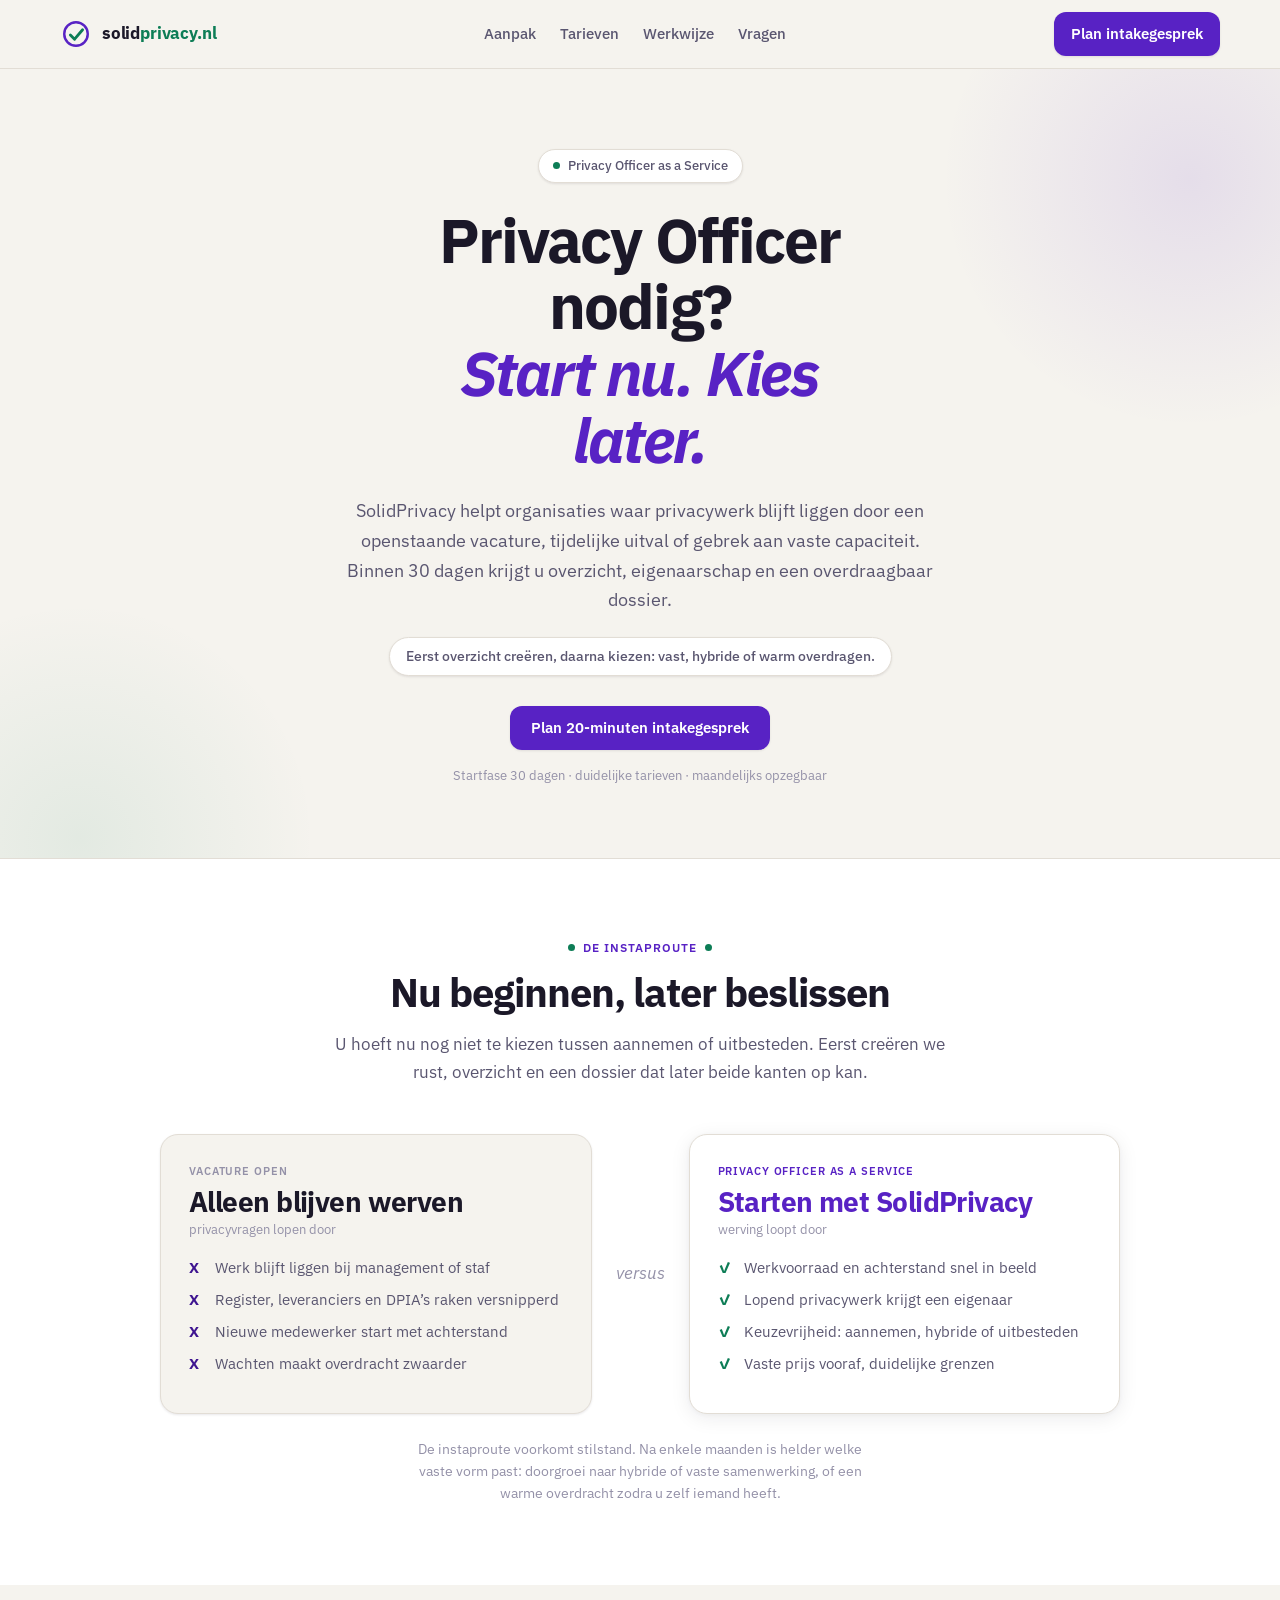
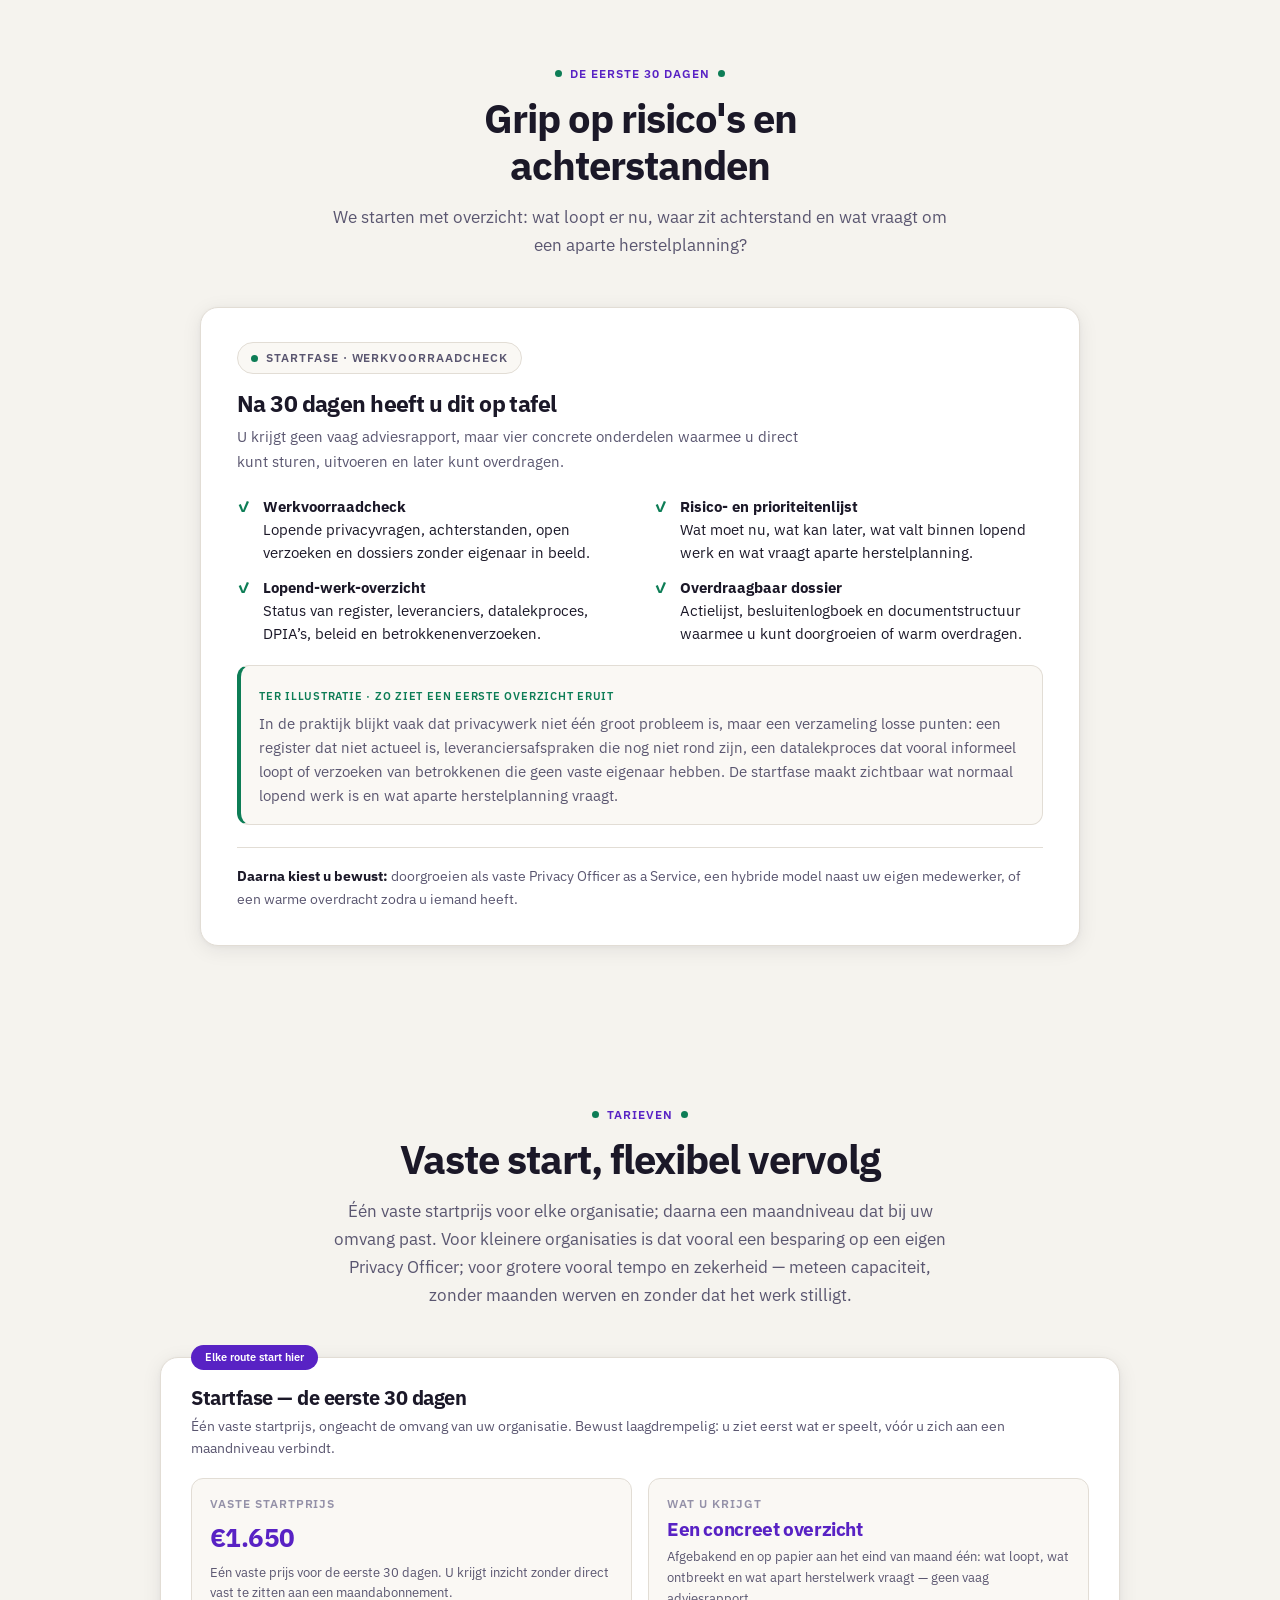
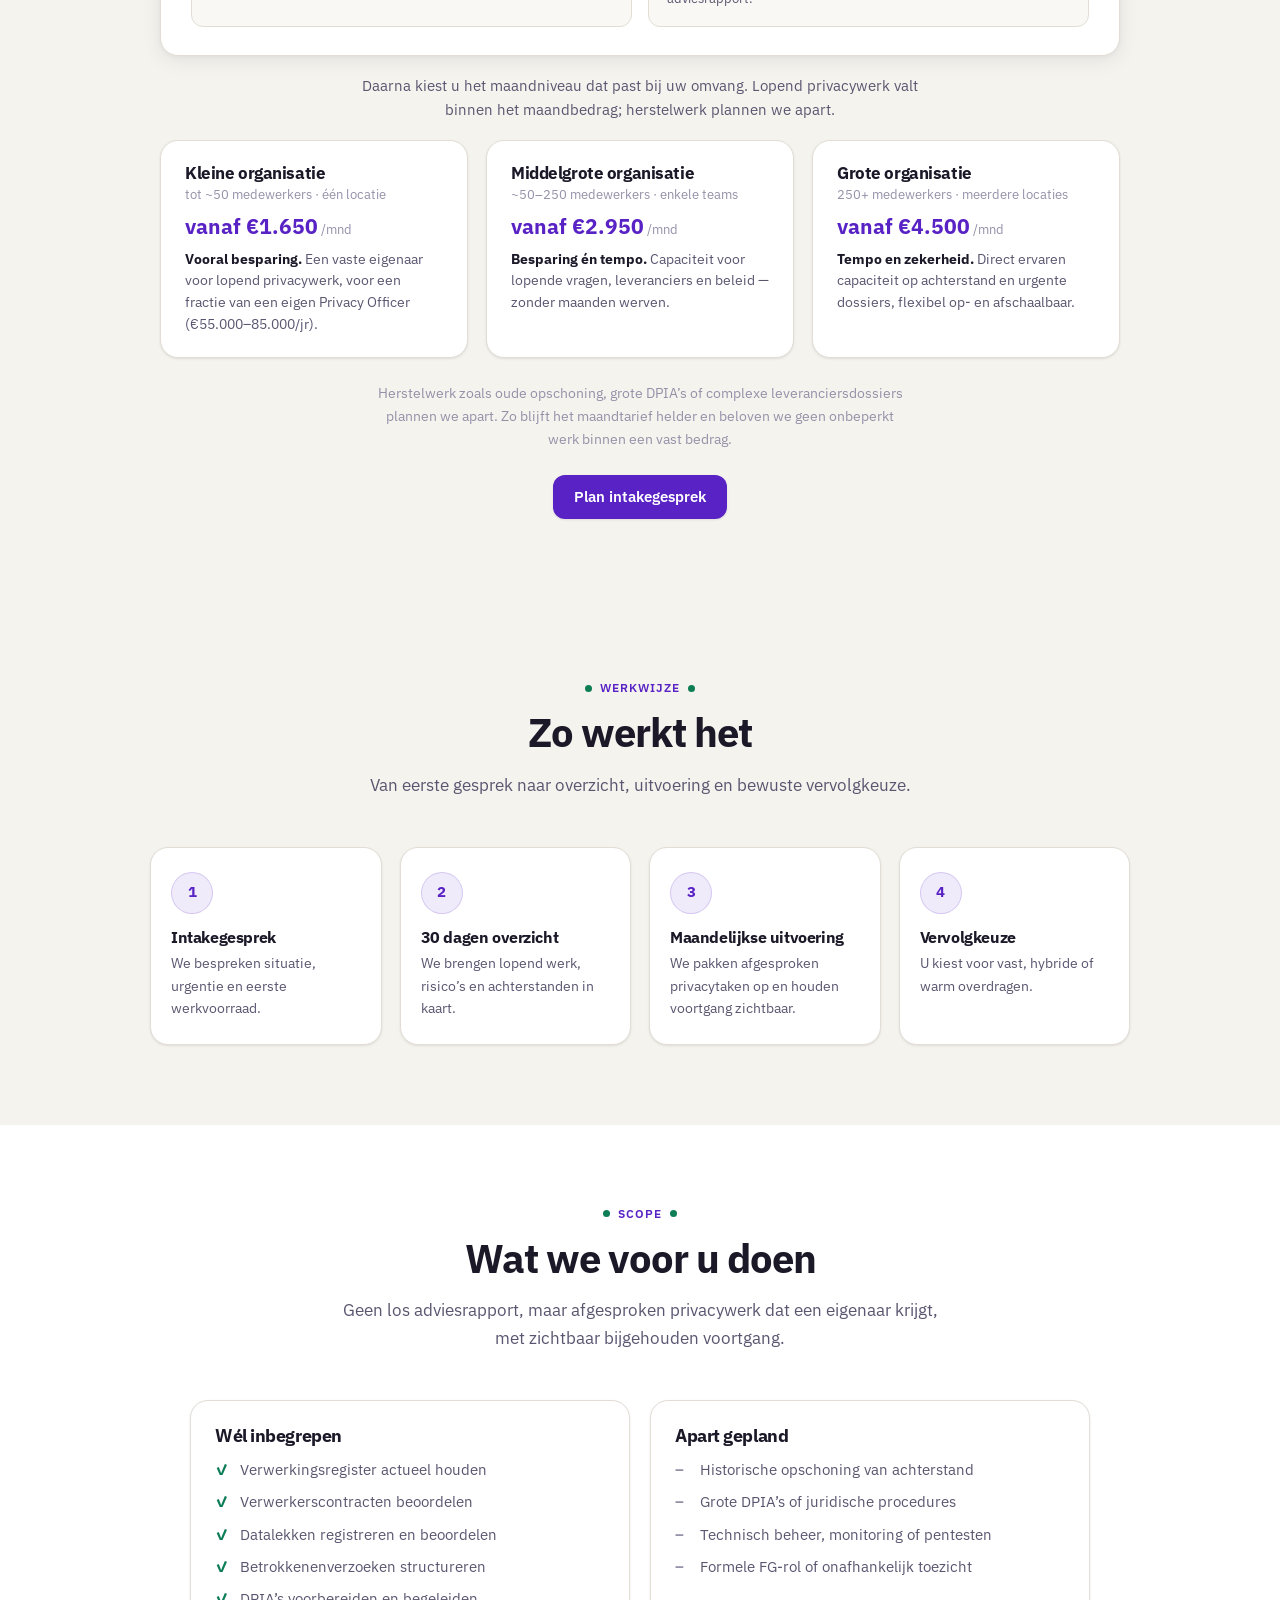
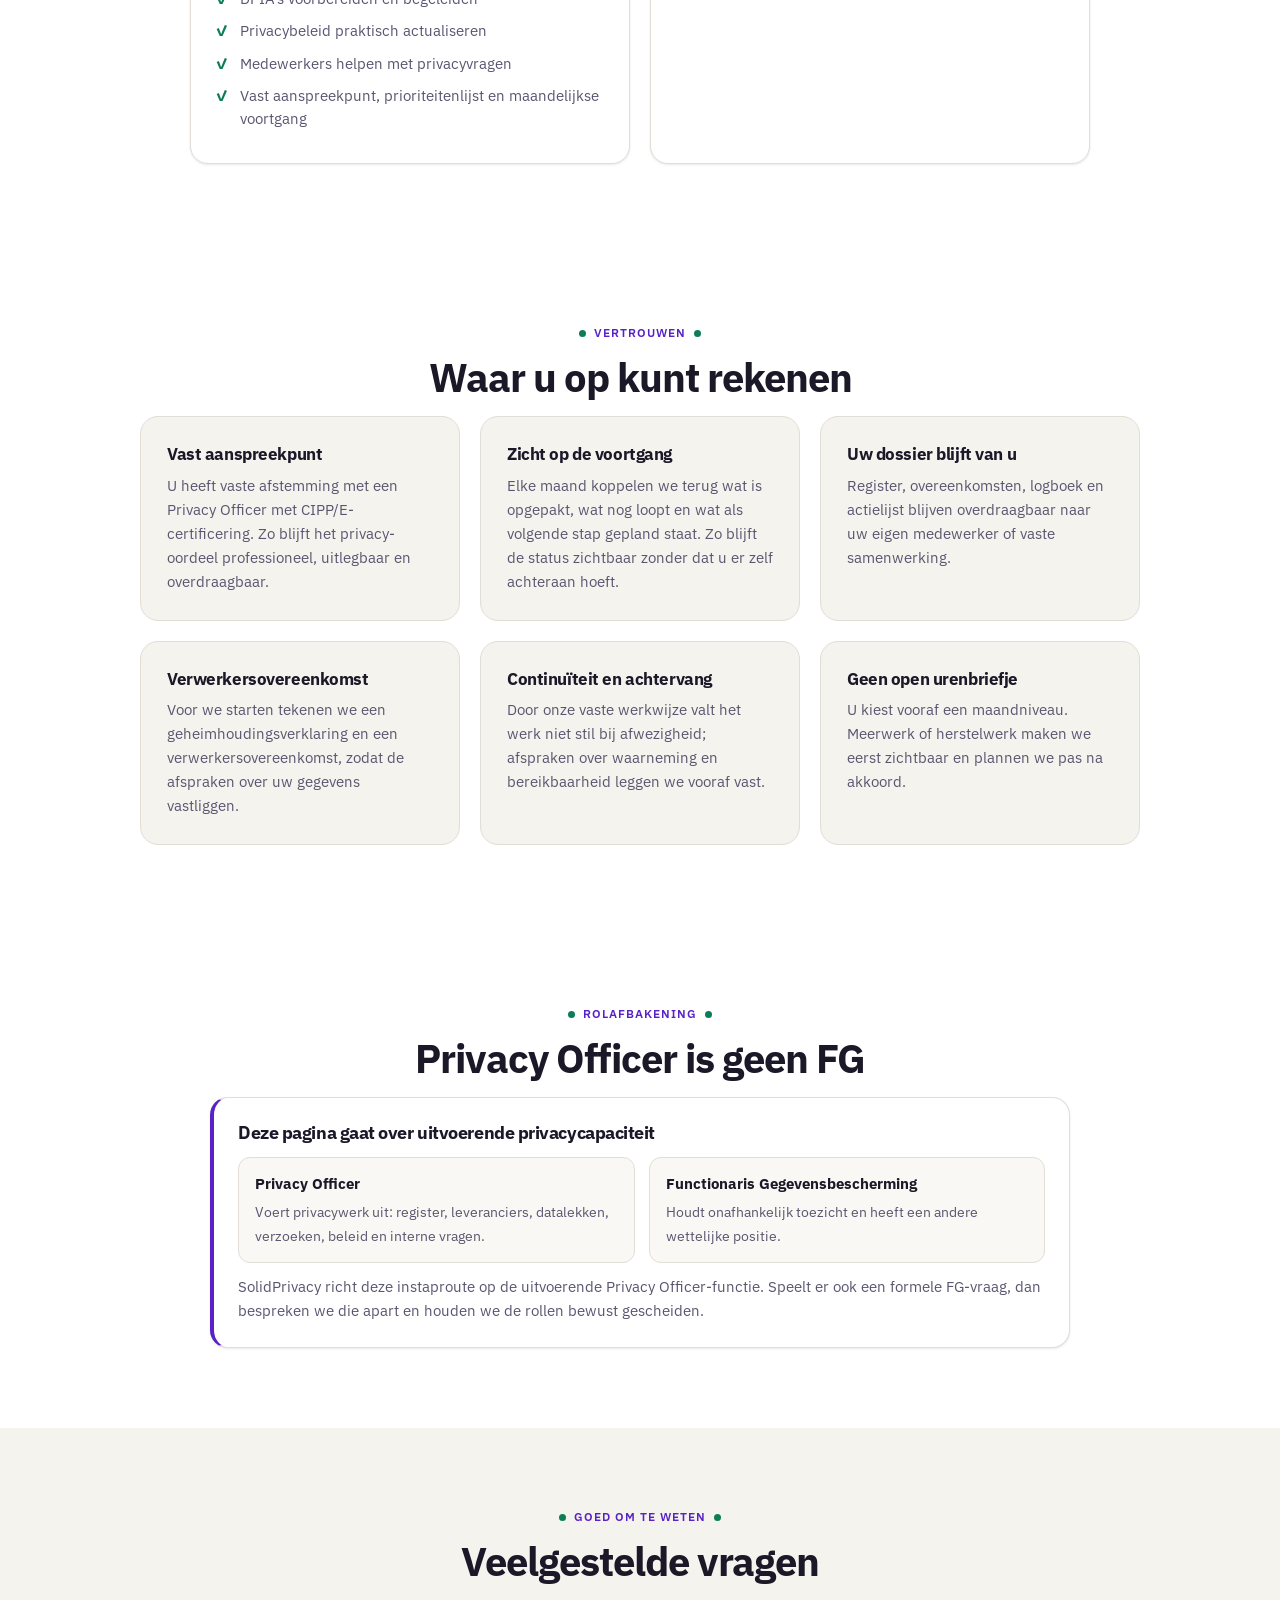
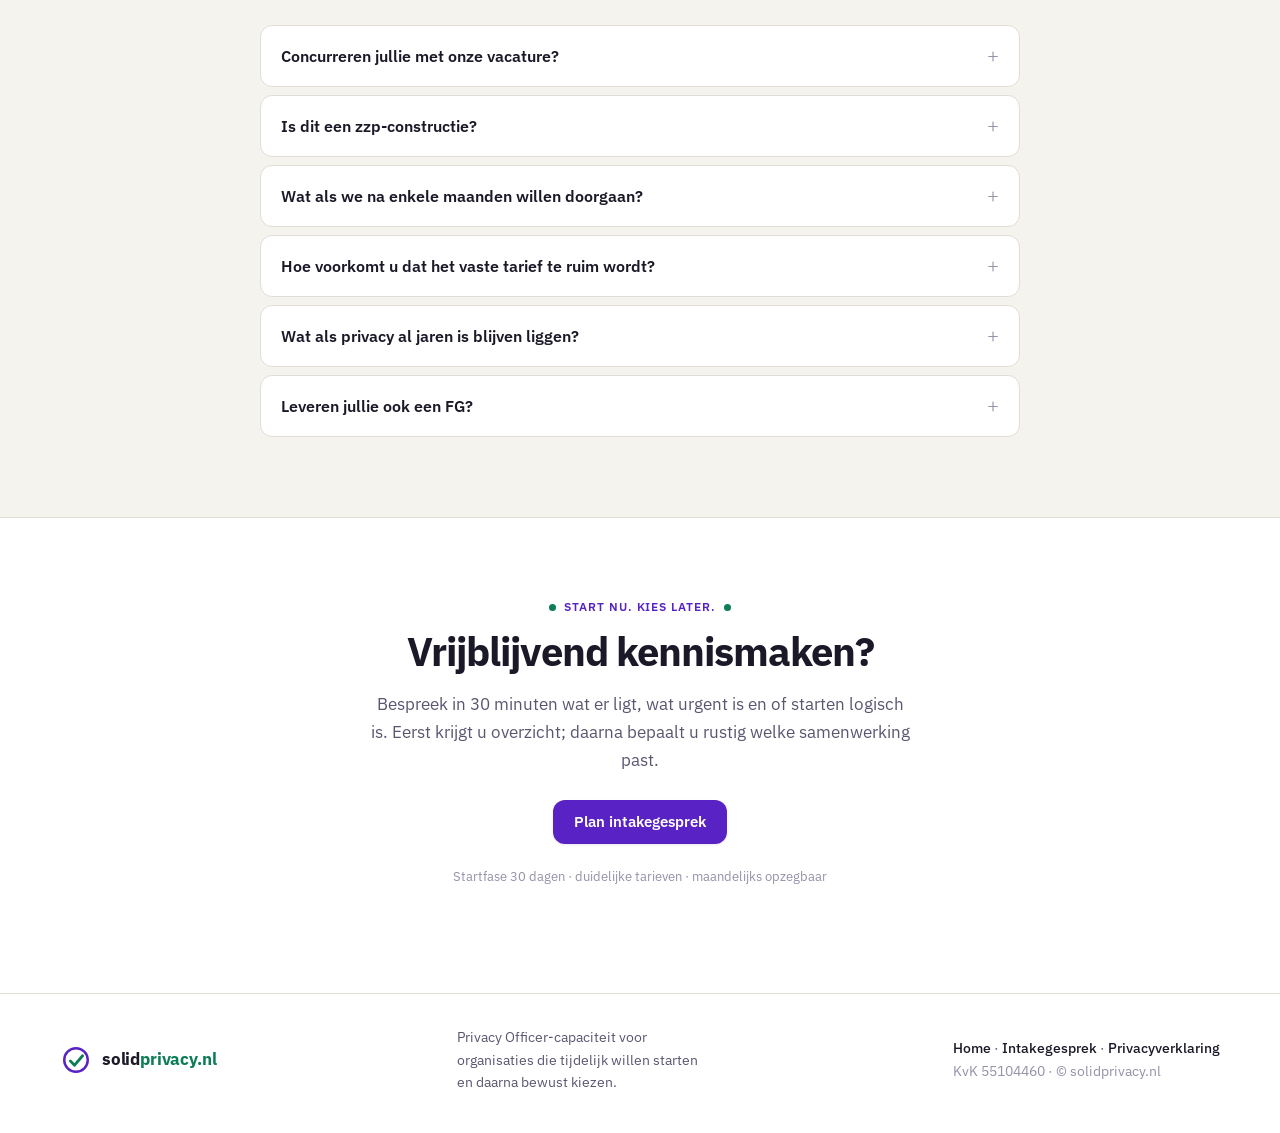
<file: website/site/index.html>
<!DOCTYPE html>
<html lang="nl">
<head>
<meta charset="UTF-8">
<meta name="viewport" content="width=device-width, initial-scale=1.0">
<title>Privacy Officer inhuren of overbruggen · SolidPrivacy</title>
<meta name="description" content="Privacy Officer inhuren, interim of overbruggen? Start met een 30-dagen startfase en kies daarna de vaste vorm die past. Duidelijke tarieven en een overdraagbaar dossier.">
<link rel="canonical" href="https://solidprivacy.nl/">
<link rel="icon" href="favicon.svg" type="image/svg+xml">
<link rel="apple-touch-icon" href="apple-touch-icon.png">
<meta property="og:type" content="website">
<meta property="og:locale" content="nl_NL">
<meta property="og:site_name" content="SolidPrivacy">
<meta property="og:title" content="Privacy Officer inhuren of overbruggen · SolidPrivacy">
<meta property="og:description" content="Privacy Officer inhuren of tijdelijk overbruggen? Start nu, kies later de vaste vorm die past.">
<meta property="og:url" content="https://solidprivacy.nl/">
<meta property="og:image" content="https://solidprivacy.nl/og-image.png">
<meta name="twitter:card" content="summary_large_image">
<link rel="preconnect" href="https://fonts.googleapis.com">
<link rel="preconnect" href="https://fonts.gstatic.com" crossorigin>
<link href="https://fonts.googleapis.com/css2?family=IBM+Plex+Sans:ital,wght@0,400;0,500;0,600;0,700;1,400&display=swap" rel="stylesheet">
<style>
:root{
  --bg:#f5f3ee;
  --paper:#f5f3ee;
  --surface:#ffffff;
  --surface-warm:#faf8f4;
  --ink:#1b1828;
  --text:#1b1828;
  --text-soft:#5a5670;
  --muted:#9491a8;
  --line:#e2ddd5;
  --border:#e2ddd5;
  --accent:#5822c4;
  --accent-d:#3e1490;
  --accent-dark:#3e1490;
  --accent-soft:rgba(88,34,196,.09);
  --teal:#0d7d56;
  --teal-deep:#0d7d56;
  --teal-soft:rgba(13,125,86,.10);
  --mint:#0d7d56;
  --green:#0d7d56;
  --green-soft:rgba(13,125,86,.10);
  --peach:#0d7d56;
  --gold:#0d7d56;
  --shadow-sm:0 1px 3px rgba(27,24,40,.06),0 1px 2px rgba(27,24,40,.04);
  --shadow:0 4px 20px rgba(27,24,40,.08),0 1px 4px rgba(27,24,40,.04);
  --r:12px;
  --r-lg:18px;
  --max:1160px;
}
*{box-sizing:border-box;margin:0;padding:0}
html{scroll-behavior:smooth}
body{
  margin:0;
  background:var(--bg);
  color:var(--text);
  font-family:"IBM Plex Sans","Helvetica Neue",Helvetica,Arial,sans-serif;
  line-height:1.5;
  font-size:16px;
  -webkit-font-smoothing:antialiased;
}
a{color:inherit;text-decoration:none}
section{padding:80px 0}
.wrap{width:min(var(--max),calc(100% - 40px));max-width:var(--max);margin:0 auto;padding:0}
h1,h2,h3,h4{margin:0;font-family:"IBM Plex Sans","Helvetica Neue",Helvetica,Arial,sans-serif;font-weight:700;line-height:1.18;letter-spacing:-.025em;color:var(--text)}
p{margin:0}
h2{font-size:clamp(28px,3.5vw,40px);text-align:center;max-width:24ch;margin:0 auto 14px}
.sec-lead{margin:14px auto 48px;text-align:center;color:var(--text-soft);max-width:62ch;font-size:17px;line-height:1.65}
.eyebrow{
  display:flex;align-items:center;gap:8px;justify-content:center;
  margin-bottom:12px;
  color:var(--accent);
  font-size:12px;font-weight:600;text-transform:uppercase;letter-spacing:.08em;
}
.eyebrow::before,.eyebrow::after{content:"";width:7px;height:7px;border-radius:50%;background:var(--green);flex:0 0 auto}
.btn{
  display:inline-flex;align-items:center;justify-content:center;gap:8px;
  min-height:44px;padding:10px 20px;border-radius:var(--r);
  font-family:inherit;font-size:15px;font-weight:600;line-height:1.2;
  border:1px solid transparent;cursor:pointer;white-space:nowrap;
  transition:transform .14s,box-shadow .14s,background .14s,border-color .14s;
  text-align:center;
}
.btn:hover{transform:translateY(-1px)}
.btn-primary{background:var(--accent);color:#fff;box-shadow:var(--shadow-sm)}
.btn-primary:hover{background:var(--accent-dark);box-shadow:var(--shadow)}
.btn-light,.btn-ghost{background:var(--surface);color:var(--accent);border-color:rgba(88,34,196,.35);box-shadow:var(--shadow-sm)}
.btn-light:hover,.btn-ghost:hover{background:var(--accent-soft)}

/* Header */
nav{position:sticky;top:0;z-index:60;background:rgba(245,243,238,.94);backdrop-filter:blur(14px) saturate(160%);border-bottom:1px solid var(--border)}
nav .wrap{display:flex;align-items:center;justify-content:space-between;gap:18px;min-height:68px;padding-top:0;padding-bottom:0}
.brand{display:flex;align-items:center;gap:10px;color:var(--text);text-decoration:none;white-space:nowrap}
.brand svg{flex:0 0 auto;width:32px;height:32px}
.brand b{font-family:inherit;font-size:17px;font-weight:700;letter-spacing:-.01em;color:var(--text)}
.brand b span{color: #0d7d56;}
nav .btn{flex:0 0 auto;box-shadow:var(--shadow-sm)}
.nav-cta-short{display:none}

/* Hero */
.hero{position:relative;overflow:hidden;text-align:center;background:var(--bg);color:var(--text);border-bottom:1px solid var(--border)}
.hero::after{content:"";position:absolute;right:-180px;top:-160px;width:540px;height:540px;border-radius:50%;background:radial-gradient(circle,rgba(88,34,196,.10),transparent 65%);pointer-events:none}
.hero::before{content:"";position:absolute;left:-180px;bottom:-240px;width:520px;height:520px;border-radius:50%;background:radial-gradient(circle,rgba(13,125,86,.08),transparent 64%);pointer-events:none}
.hero .wrap{position:relative;z-index:2;padding:80px 0 72px;max-width:920px}
.hero .eyebrow{display:inline-flex;background:var(--surface);border:1px solid var(--border);border-radius:100px;padding:6px 14px;color:var(--text-soft);font-size:13px;font-weight:500;letter-spacing:0;text-transform:none;margin-bottom:24px;box-shadow:var(--shadow-sm)}
.hero .eyebrow::after{display:none}
.hero .eyebrow::before{width:7px;height:7px;background:var(--green)}
.hero h1{font-size:clamp(40px,5.5vw,62px);font-weight:700;letter-spacing:-.03em;line-height:1.08;color:var(--text);max-width:13ch;margin:0 auto}
.hero h1 em{font-style:italic;color:var(--accent)}
.hero p{margin:22px auto 0;color:var(--text-soft);font-size:18px;line-height:1.65;max-width:56ch}
.hero .reassure{display:inline-flex;align-items:center;justify-content:center;margin-top:22px;background:var(--surface);border:1px solid var(--border);color:var(--text-soft);font-size:14px;font-weight:500;line-height:1.5;padding:8px 16px;border-radius:100px;box-shadow:var(--shadow-sm)}
.hero .cta{margin-top:30px;display:flex;gap:12px;justify-content:center;flex-wrap:wrap}
.hero .micro{margin-top:16px;font-size:13px;color:var(--muted);line-height:1.5}

/* Sections and cards */
.compare{background:var(--surface)}
.cmp-grid{display:grid;grid-template-columns:1fr auto 1fr;gap:16px;max-width:960px;margin:0 auto;align-items:stretch}
.cmp{border:1px solid var(--border);border-radius:var(--r-lg);padding:28px;background:var(--bg);box-shadow:var(--shadow-sm)}
.cmp.bad{background:var(--bg)}
.cmp.good{background:var(--surface);border-color:var(--border);box-shadow:var(--shadow)}
.cmp .lab{font-size:11px;font-weight:600;letter-spacing:.08em;text-transform:uppercase;color:var(--muted);margin-bottom:8px}
.cmp.good .lab{color:var(--accent)}
.cmp .amt{font-family:inherit;font-size:28px;font-weight:700;line-height:1.1;color:var(--text);letter-spacing:-.02em}
.cmp.bad .amt{color:var(--text)}
.cmp.good .amt{color:var(--accent)}
.cmp .per{font-size:13px;color:var(--muted);margin-top:2px}
.cmp ul{list-style:none;margin:16px 0 0;padding:0}
.cmp li{font-size:15px;padding-left:26px;position:relative;margin-bottom:9px;color:var(--text-soft);line-height:1.55}
.cmp.bad li::before{content:"X";position:absolute;left:0;color:var(--accent-dark);font-weight:700}
.cmp.good li::before{content:"✓";position:absolute;left:0;color:var(--green);font-weight:700}
.cmp-vs{display:flex;align-items:center;justify-content:center;font-style:italic;font-size:17px;color:var(--muted);padding:0 8px}
.cmp-note{text-align:center;color:var(--muted);font-size:14px;line-height:1.6;margin:24px auto 0;max-width:60ch}

.days{background:var(--bg)}
.days-wrap{max-width:880px;margin:0 auto;background:var(--surface);border:1px solid var(--border);border-radius:var(--r-lg);padding:34px 36px;box-shadow:var(--shadow)}
.days-wrap .tag{display:inline-flex;align-items:center;gap:8px;background:var(--surface-warm);border:1px solid var(--border);color:var(--text-soft);font-size:12px;font-weight:600;letter-spacing:.08em;text-transform:uppercase;padding:6px 13px;border-radius:100px;margin-bottom:16px}
.days-wrap .tag::before{content:"";width:7px;height:7px;border-radius:50%;background:var(--green)}
.days-wrap h3{font-size:23px;font-weight:700;margin-bottom:8px;color:var(--text)}
.days-wrap > p{color:var(--text-soft);font-size:15px;line-height:1.65;margin-bottom:20px;max-width:65ch}
.days-grid{display:grid;grid-template-columns:1fr 1fr;gap:11px 28px}
.days-grid div{font-size:15px;padding-left:26px;position:relative;color:var(--text);line-height:1.55}
.days-grid div::before{content:"✓";position:absolute;left:0;color:var(--green);font-weight:700}
.days-foot{margin-top:22px;padding-top:17px;border-top:1px solid var(--border);font-size:14px;color:var(--text-soft);line-height:1.65}
.days-foot b{color:var(--text);font-weight:700}

.price-block{max-width:960px;margin:0 auto}
.price-primary{background:var(--surface);border:1px solid var(--border);border-radius:var(--r-lg);padding:28px 30px;box-shadow:var(--shadow);position:relative;margin-bottom:18px}
.price-primary .pop{position:absolute;top:-13px;left:30px;background:var(--accent);color:#fff;font-size:11px;font-weight:600;padding:4px 14px;border-radius:100px}
.price-primary h3{font-size:20px;font-weight:700;margin-bottom:5px;color:var(--text)}
.price-primary .sub{color:var(--text-soft);font-size:14px;line-height:1.6;margin-bottom:18px}
.price-rows{display:grid;grid-template-columns:1fr 1fr;gap:16px}
.price-rows .pr{background:var(--surface-warm);border:1px solid var(--border);border-radius:var(--r);padding:16px 18px}
.price-rows .pr .k{font-size:12px;color:var(--muted);font-weight:600;text-transform:uppercase;letter-spacing:.08em;margin-bottom:5px}
.price-rows .pr .v{font-family:inherit;font-size:26px;font-weight:700;color:var(--accent);letter-spacing:-.02em}
.price-rows .pr .v small{font-size:13px;color:var(--muted);font-weight:400}
.price-rows .pr p{font-size:13px;color:var(--text-soft);line-height:1.6;margin-top:6px}
.price-secondary{display:grid;grid-template-columns:1fr 1fr;gap:18px;margin-top:18px}
.price-secondary .ps{background:var(--surface);border:1px solid var(--border);border-radius:var(--r-lg);padding:22px 24px;box-shadow:var(--shadow-sm)}
.price-secondary .ps h4{font-size:17px;margin-bottom:3px}
.price-secondary .ps .v{font-family:inherit;font-size:21px;font-weight:700;color:var(--accent);margin:6px 0}
.price-secondary .ps .v small{font-size:12.5px;color:var(--muted);font-weight:400}
.price-secondary .ps p{font-size:13.5px;color:var(--text-soft);line-height:1.6}
.price-note{text-align:center;color:var(--muted);font-size:14px;line-height:1.65;margin:24px auto 0;max-width:66ch}
.price-cta{text-align:center;margin-top:24px}

.rol{background:var(--bg)}
.rol:nth-of-type(even){background:var(--surface)}
.rol-grid{display:grid;grid-template-columns:1fr 1fr;gap:12px 28px;max-width:860px;margin:0 auto;background:var(--surface);border:1px solid var(--border);border-radius:var(--r-lg);padding:28px;box-shadow:var(--shadow-sm)}
.rol-grid div{font-size:15px;padding-left:26px;position:relative;color:var(--text);line-height:1.55}
.rol-grid div::before{content:"✓";position:absolute;left:0;color:var(--green);font-weight:700}

.steps{display:grid;grid-template-columns:repeat(4,1fr);gap:18px;max-width:980px;margin:0 auto}
.step{background:var(--surface);border:1px solid var(--border);border-radius:var(--r-lg);padding:24px 20px;text-align:left;box-shadow:var(--shadow-sm)}
.step .c{width:42px;height:42px;border-radius:50%;background:var(--accent-soft);border:1px solid rgba(88,34,196,.18);color:var(--accent);font-size:15px;font-weight:700;display:flex;align-items:center;justify-content:center;margin:0 0 14px}
.step h4{font-size:16px;font-weight:700;margin-bottom:6px;color:var(--text)}
.step p{font-size:14px;color:var(--text-soft);line-height:1.6}

.twocol{display:grid;grid-template-columns:1fr 1fr;gap:20px;max-width:900px;margin:0 auto}
.tcard{background:var(--surface);border:1px solid var(--border);border-radius:var(--r-lg);padding:24px;box-shadow:var(--shadow-sm)}
.tcard h3{font-size:18px;font-weight:700;margin-bottom:12px;color:var(--text)}
.tcard ul{list-style:none;margin:0;padding:0}
.tcard li{font-size:15px;padding-left:25px;position:relative;margin-bottom:9px;color:var(--text-soft);line-height:1.55}
.tcard.incl li::before{content:"✓";position:absolute;left:0;color:var(--green);font-weight:700}
.tcard.excl li::before{content:"–";position:absolute;left:0;color:var(--muted);font-weight:700}

.trust{background:var(--surface)}
.trust-grid{display:grid;grid-template-columns:repeat(3,1fr);gap:20px;max-width:1000px;margin:0 auto}
.trust-card{background:var(--bg);border:1px solid var(--border);border-radius:var(--r-lg);padding:26px;box-shadow:none}
.trust-card h3{font-size:17px;font-weight:700;color:var(--text);line-height:1.35;margin-bottom:8px}
.trust-card p{font-size:15px;color:var(--text-soft);line-height:1.6}

.clar{max-width:860px;margin:0 auto;background:var(--surface);border:1px solid var(--border);border-left:4px solid var(--accent);border-radius:var(--r-lg);padding:24px;box-shadow:var(--shadow-sm)}
.clar h3{font-size:18px;font-weight:700;margin-bottom:14px;text-align:left;color:var(--text)}
.clar .vs2{display:grid;grid-template-columns:1fr 1fr;gap:14px;margin:0 0 12px}
.clar .box{background:var(--surface-warm);border:1px solid var(--border);border-radius:var(--r);padding:15px 16px}
.clar .box b{display:block;font-family:inherit;font-size:15px;font-weight:700;margin-bottom:4px;color:var(--text)}
.clar .box span{font-size:13.5px;color:var(--text-soft);line-height:1.55}
.clar p{font-size:14.5px;color:var(--text-soft);line-height:1.65}

.faq-list{max-width:760px;margin:40px auto 0;display:flex;flex-direction:column;gap:8px}
.q{border:1px solid var(--border);border-radius:var(--r);background:var(--surface);overflow:hidden;transition:box-shadow .14s;margin:0}
.q[open]{box-shadow:var(--shadow)}
.q summary{list-style:none;cursor:pointer;padding:18px 20px;font-weight:600;font-size:16px;color:var(--text);display:flex;justify-content:space-between;align-items:center;gap:16px}
.q summary::-webkit-details-marker{display:none}
.q summary .plus{flex:0 0 auto;width:auto;height:auto;border-radius:0;background:transparent;color:var(--muted);display:flex;align-items:center;justify-content:center;font-size:20px;font-weight:300;transition:.2s;line-height:1}
.q[open] summary .plus{transform:rotate(45deg)}
.q .a{padding:0 20px 18px;color:var(--text-soft);font-size:15px;line-height:1.65}

.final{background:var(--surface);color:var(--text);text-align:center;border-top:1px solid var(--border)}
.final h2{color:var(--text)}
.final p{color:var(--text-soft);max-width:54ch;margin:0 auto 26px;font-size:17px;line-height:1.65}
.final .cta{display:flex;gap:12px;justify-content:center;flex-wrap:wrap}
.final .eyebrow[style]{color:var(--accent)!important}
.final p[style]{color:var(--muted)!important}

footer{background:var(--surface);color:var(--text-soft);padding:32px 0 40px;font-size:14px;border-top:1px solid var(--border)}
footer .wrap{display:flex;flex-wrap:wrap;justify-content:space-between;align-items:center;gap:20px}
footer a{color:var(--text);font-weight:500}
footer a:hover{color:var(--accent)}
footer .brand b{color:var(--text)}
footer .brand b span{color: #0d7d56;}
footer div{line-height:1.6}
footer span[style]{color:var(--muted)!important}

/* Anchored nav links */
.nav-links{display:flex;align-items:center;gap:24px;margin:0 auto}
.nav-links a{font-size:14.5px;font-weight:500;color:var(--text-soft);transition:color .14s}
.nav-links a:hover{color:var(--accent)}
section[id]{scroll-margin-top:84px}

/* Pricing: shared start + three tiers */
.price-tiers{grid-template-columns:repeat(3,1fr)}
.price-tiers .ps .meta{font-size:12.5px;color:var(--muted);margin:2px 0 8px;line-height:1.4}
.price-tiers .ps p b{color:var(--text);font-weight:700}
.tiers-intro{text-align:center;color:var(--text-soft);font-size:15px;line-height:1.6;max-width:64ch;margin:6px auto 18px}

/* Illustrative example */
.example-box{margin-top:20px;background:var(--surface-warm);border:1px solid var(--border);border-left:4px solid var(--green);border-radius:var(--r);padding:16px 18px}
.example-box .ex-tag{display:inline-block;font-size:11px;font-weight:600;letter-spacing:.07em;text-transform:uppercase;color:var(--teal);margin-bottom:7px}
.example-box p{font-size:14.5px;color:var(--text-soft);line-height:1.65}

/* Trust strip at CTA */
.cta-trust{display:flex;flex-wrap:wrap;gap:8px 10px;justify-content:center;margin:24px auto 0;max-width:720px}
.cta-trust span{font-size:13px;color:var(--text-soft);background:var(--bg);border:1px solid var(--border);border-radius:100px;padding:7px 14px;line-height:1.4}

@media(max-width:900px){
  .steps{grid-template-columns:1fr 1fr}
  .trust-grid{grid-template-columns:1fr 1fr}
  .price-tiers{grid-template-columns:1fr}
}
@media(max-width:860px){.nav-links{display:none}}
@media(max-width:720px){
  section{padding:56px 0}
  .hero .wrap{padding:58px 0 52px}
  .cmp-grid{grid-template-columns:1fr;gap:14px}
  .cmp-vs{padding:0}
  .price-rows,.price-secondary,.rol-grid,.twocol,.clar .vs2{grid-template-columns:1fr}
  .trust-grid{grid-template-columns:1fr}
}
@media(max-width:600px){
  .wrap{width:min(100% - 36px,var(--max))}
  nav .wrap{padding:10px 0;gap:12px;min-height:auto}
  .brand{gap:8px;min-width:0}
  .brand svg{width:30px;height:30px}
  .brand b{font-size:16px;white-space:nowrap}
  nav .btn{font-size:14px;padding:10px 14px!important;border-radius:10px}
  .hero h1{font-size:clamp(36px,11vw,48px)}
  .days-wrap,.price-primary,.rol-grid,.tcard,.clar{padding:24px 22px}
  .steps{grid-template-columns:1fr}
  footer .wrap{align-items:flex-start;flex-direction:column}
}
@media(max-width:520px){.nav-cta-full{display:none}.nav-cta-short{display:inline}}
@media(max-width:390px){
  .wrap{width:min(100% - 28px,var(--max))}
  .brand svg{width:28px;height:28px}.brand b{font-size:15px}nav .btn{font-size:13px;padding:9px 12px!important}
}

</style>
</head>
<body>

<nav>
  <div class="wrap">
    <a href="index.html" class="brand" aria-label="SolidPrivacy home">
      <svg width="34" height="34" viewBox="0 0 34 34"><circle cx="17" cy="17" r="12.5" fill="none" stroke="#5822c4" stroke-width="2.6"/><path d="M11 18 L15.5 22.5 L24 12.5" fill="none" stroke="#0d7d56" stroke-width="3" stroke-linecap="round" stroke-linejoin="round"/></svg>
      <b>solid<span>privacy.nl</span></b>
    </a>
    <div class="nav-links">
      <a href="#aanpak">Aanpak</a>
      <a href="#tarieven">Tarieven</a>
      <a href="#werkwijze">Werkwijze</a>
      <a href="#vragen">Vragen</a>
    </div>
    <a href="solidprivacy-kennismaking.html" class="btn btn-primary nav-cta" style="padding:9px 16px"><span class="nav-cta-full">Plan intakegesprek</span><span class="nav-cta-short">Plan gesprek</span></a>
  </div>
</nav>

<header class="hero">
  <div class="wrap">
    <div class="eyebrow">Privacy Officer as a Service</div>
    <h1>Privacy Officer nodig? <em><br>Start nu. Kies later.</em></h1>
    <p>SolidPrivacy helpt organisaties waar privacywerk blijft liggen door een openstaande vacature, tijdelijke uitval of gebrek aan vaste capaciteit. Binnen 30 dagen krijgt u overzicht, eigenaarschap en een overdraagbaar dossier.</p>
    <div class="reassure">Eerst overzicht creëren, daarna kiezen: vast, hybride of warm overdragen.</div>
    <div class="cta">
      <a href="solidprivacy-kennismaking.html" class="btn btn-primary">Plan 20-minuten intakegesprek</a>
    </div>
    <div class="micro">Startfase 30 dagen · duidelijke tarieven · maandelijks opzegbaar</div>
  </div>
</header>

<!-- ROUTE -->
<section class="compare" id="aanpak">
  <div class="wrap">
    <div class="eyebrow">De instaproute</div>
    <h2>Nu beginnen, later beslissen</h2>
    <p class="sec-lead">U hoeft nu nog niet te kiezen tussen aannemen of uitbesteden. Eerst creëren we rust, overzicht en een dossier dat later beide kanten op kan.</p>
    <div class="cmp-grid">
      <div class="cmp bad">
        <div class="lab">Vacature open</div>
        <div class="amt">Alleen blijven werven</div>
        <div class="per">privacyvragen lopen door</div>
        <ul>
          <li>Werk blijft liggen bij management of staf</li>
          <li>Register, leveranciers en DPIA’s raken versnipperd</li>
          <li>Nieuwe medewerker start met achterstand</li>
          <li>Wachten maakt overdracht zwaarder</li>
        </ul>
      </div>
      <div class="cmp-vs">versus</div>
      <div class="cmp good">
        <div class="lab">Privacy Officer as a Service</div>
        <div class="amt">Starten met SolidPrivacy</div>
        <div class="per">werving loopt door</div>
        <ul>
          <li>Werkvoorraad en achterstand snel in beeld</li>
          <li>Lopend privacywerk krijgt een eigenaar</li>
          <li>Keuzevrijheid: aannemen, hybride of uitbesteden</li>
          <li>Vaste prijs vooraf, duidelijke grenzen</li>
        </ul>
      </div>
    </div>
    <p class="cmp-note">De instaproute voorkomt stilstand. Na enkele maanden is helder welke vaste vorm past: doorgroei naar hybride of vaste samenwerking, of een warme overdracht zodra u zelf iemand heeft.</p>
  </div>
</section>

<!-- FIRST 30 DAYS -->
<section class="days">
  <div class="wrap">
    <div class="eyebrow">De eerste 30 dagen</div>
    <h2>Grip op risico's en achterstanden</h2>
    <p class="sec-lead">We starten met overzicht: wat loopt er nu, waar zit achterstand en wat vraagt om een aparte herstelplanning?</p>
    <div class="days-wrap">
      <span class="tag">Startfase · werkvoorraadcheck</span>
      <h3>Na 30 dagen heeft u dit op tafel</h3>
      <p>U krijgt geen vaag adviesrapport, maar vier concrete onderdelen waarmee u direct kunt sturen, uitvoeren en later kunt overdragen.</p>
      <div class="days-grid">
        <div><strong>Werkvoorraadcheck</strong><br>Lopende privacyvragen, achterstanden, open verzoeken en dossiers zonder eigenaar in beeld.</div>
        <div><strong>Risico- en prioriteitenlijst</strong><br>Wat moet nu, wat kan later, wat valt binnen lopend werk en wat vraagt aparte herstelplanning.</div>
        <div><strong>Lopend-werk-overzicht</strong><br>Status van register, leveranciers, datalekproces, DPIA’s, beleid en betrokkenenverzoeken.</div>
        <div><strong>Overdraagbaar dossier</strong><br>Actielijst, besluitenlogboek en documentstructuur waarmee u kunt doorgroeien of warm overdragen.</div>
      </div>
      <div class="example-box">
        <span class="ex-tag">Ter illustratie · zo ziet een eerste overzicht eruit</span>
        <p>In de praktijk blijkt vaak dat privacywerk niet één groot probleem is, maar een verzameling losse punten: een register dat niet actueel is, leveranciersafspraken die nog niet rond zijn, een datalekproces dat vooral informeel loopt of verzoeken van betrokkenen die geen vaste eigenaar hebben. De startfase maakt zichtbaar wat normaal lopend werk is en wat aparte herstelplanning vraagt.</p>
      </div>
      <!-- REVIEW: dit is een illustratief voorbeeld, GEEN echte klantcasus. Vervang door een geanonimiseerde, kloppende casus zodra die er is. Breng geen verzonnen cijfers naar buiten als feit. -->
      <div class="days-foot"><b>Daarna kiest u bewust:</b> doorgroeien als vaste Privacy Officer as a Service, een hybride model naast uw eigen medewerker, of een warme overdracht zodra u iemand heeft.</div>
    </div>
  </div>
</section>

<!-- PRICING -->
<section id="tarieven">
  <div class="wrap">
    <div class="eyebrow">Tarieven</div>
    <h2>Vaste start, flexibel vervolg</h2>
    <p class="sec-lead">Één vaste startprijs voor elke organisatie; daarna een maandniveau dat bij uw omvang past. Voor kleinere organisaties is dat vooral een besparing op een eigen Privacy Officer; voor grotere vooral tempo en zekerheid — meteen capaciteit, zonder maanden werven en zonder dat het werk stilligt.</p>
    <div class="price-block">

      <div class="price-primary">
        <span class="pop">Elke route start hier</span>
        <h3>Startfase — de eerste 30 dagen</h3>
        <div class="sub">Één vaste startprijs, ongeacht de omvang van uw organisatie. Bewust laagdrempelig: u ziet eerst wat er speelt, vóór u zich aan een maandniveau verbindt.</div>
        <div class="price-rows">
          <div class="pr">
            <div class="k">Vaste startprijs</div>
            <div class="v">€1.650</div>
            <p>Eén vaste prijs voor de eerste 30 dagen. U krijgt inzicht zonder direct vast te zitten aan een maandabonnement.</p>
          </div>
          <div class="pr">
            <div class="k">Wat u krijgt</div>
            <div class="v" style="font-size:19px;line-height:1.25">Een concreet overzicht</div>
            <p>Afgebakend en op papier aan het eind van maand één: wat loopt, wat ontbreekt en wat apart herstelwerk vraagt — geen vaag adviesrapport.</p>
          </div>
        </div>
      </div>

      <p class="tiers-intro">Daarna kiest u het maandniveau dat past bij uw omvang. Lopend privacywerk valt binnen het maandbedrag; herstelwerk plannen we apart.</p>

      <div class="price-secondary price-tiers">
        <div class="ps">
          <h4>Kleine organisatie</h4>
          <div class="meta">tot ~50 medewerkers · één locatie</div>
          <div class="v">vanaf €1.650<small> /mnd</small></div>
          <p><b>Vooral besparing.</b> Een vaste eigenaar voor lopend privacywerk, voor een fractie van een eigen Privacy Officer (€55.000–85.000/jr).</p>
        </div>
        <div class="ps">
          <h4>Middelgrote organisatie</h4>
          <div class="meta">~50–250 medewerkers · enkele teams</div>
          <div class="v">vanaf €2.950<small> /mnd</small></div>
          <p><b>Besparing én tempo.</b> Capaciteit voor lopende vragen, leveranciers en beleid — zonder maanden werven.</p>
        </div>
        <div class="ps">
          <h4>Grote organisatie</h4>
          <div class="meta">250+ medewerkers · meerdere locaties</div>
          <div class="v">vanaf €4.500<small> /mnd</small></div>
          <p><b>Tempo en zekerheid.</b> Direct ervaren capaciteit op achterstand en urgente dossiers, flexibel op- en afschaalbaar.</p>
        </div>
      </div>

      <p class="price-note">Herstelwerk zoals oude opschoning, grote DPIA’s of complexe leveranciersdossiers plannen we apart. Zo blijft het maandtarief helder en beloven we geen onbeperkt werk binnen een vast bedrag.</p>
      <div class="price-cta"><a href="solidprivacy-kennismaking.html" class="btn btn-primary">Plan intakegesprek</a></div>
    </div>
  </div>
</section>

<!-- HOW IT WORKS -->
<section id="werkwijze">
  <div class="wrap">
    <div class="eyebrow">Werkwijze</div>
    <h2>Zo werkt het</h2>
    <p class="sec-lead">Van eerste gesprek naar overzicht, uitvoering en bewuste vervolgkeuze.</p>
    <div class="steps">
      <div class="step"><div class="c">1</div><h4>Intakegesprek</h4><p>We bespreken situatie, urgentie en eerste werkvoorraad.</p></div>
      <div class="step"><div class="c">2</div><h4>30 dagen overzicht</h4><p>We brengen lopend werk, risico’s en achterstanden in kaart.</p></div>
      <div class="step"><div class="c">3</div><h4>Maandelijkse uitvoering</h4><p>We pakken afgesproken privacytaken op en houden voortgang zichtbaar.</p></div>
      <div class="step"><div class="c">4</div><h4>Vervolgkeuze</h4><p>U kiest voor vast, hybride of warm overdragen.</p></div>
    </div>
  </div>
</section>

<!-- INCL / EXCL -->
<section class="rol" id="scope" style="background:var(--surface)">
  <div class="wrap">
    <div class="eyebrow">Scope</div>
    <h2>Wat we voor u doen</h2>
    <p class="sec-lead">Geen los adviesrapport, maar afgesproken privacywerk dat een eigenaar krijgt, met zichtbaar bijgehouden voortgang.</p>
    <div class="twocol">
      <div class="tcard incl">
        <h3>Wél inbegrepen</h3>
        <ul>
          <li>Verwerkingsregister actueel houden</li>
          <li>Verwerkerscontracten beoordelen</li>
          <li>Datalekken registreren en beoordelen</li>
          <li>Betrokkenenverzoeken structureren</li>
          <li>DPIA’s voorbereiden en begeleiden</li>
          <li>Privacybeleid praktisch actualiseren</li>
          <li>Medewerkers helpen met privacyvragen</li>
          <li>Vast aanspreekpunt, prioriteitenlijst en maandelijkse voortgang</li>
        </ul>
      </div>
      <div class="tcard excl">
        <h3>Apart gepland</h3>
        <ul>
          <li>Historische opschoning van achterstand</li>
          <li>Grote DPIA’s of juridische procedures</li>
          <li>Technisch beheer, monitoring of pentesten</li>
          <li>Formele FG-rol of onafhankelijk toezicht</li>
        </ul>
      </div>
    </div>
  </div>
</section>

<!-- TRUST -->
<section class="trust">
  <div class="wrap">
    <div class="eyebrow">Vertrouwen</div>
    <h2>Waar u op kunt rekenen</h2>
    <div class="trust-grid">
      <div class="trust-card"><h3>Vast aanspreekpunt</h3><p>U heeft vaste afstemming met een Privacy Officer met CIPP/E-certificering. Zo blijft het privacy-oordeel professioneel, uitlegbaar en overdraagbaar.</p></div>
      <div class="trust-card"><h3>Zicht op de voortgang</h3><p>Elke maand koppelen we terug wat is opgepakt, wat nog loopt en wat als volgende stap gepland staat. Zo blijft de status zichtbaar zonder dat u er zelf achteraan hoeft.</p></div>	  
      <div class="trust-card"><h3>Uw dossier blijft van u</h3><p>Register, overeenkomsten, logboek en actielijst blijven overdraagbaar naar uw eigen medewerker of vaste samenwerking.</p></div>
      <div class="trust-card"><h3>Verwerkersovereenkomst</h3><p>Voor we starten tekenen we een geheimhoudingsverklaring en een verwerkersovereenkomst, zodat de afspraken over uw gegevens vastliggen.</p></div>	  
      <div class="trust-card"><h3>Continuïteit en achtervang</h3><p>Door onze vaste werkwijze valt het werk niet stil bij afwezigheid; afspraken over waarneming en bereikbaarheid leggen we vooraf vast.</p></div>	  
      <div class="trust-card"><h3>Geen open urenbriefje</h3><p>U kiest vooraf een maandniveau. Meerwerk of herstelwerk maken we eerst zichtbaar en plannen we pas na akkoord.</p></div>	  
    </div>
  </div>
</section>

<!-- PO vs FG -->
<section class="rol" style="background:var(--surface)">
  <div class="wrap">
    <div class="eyebrow">Rolafbakening</div>
    <h2>Privacy Officer is geen FG</h2>
    <div class="clar">
      <h3>Deze pagina gaat over uitvoerende privacycapaciteit</h3>
      <div class="vs2">
        <div class="box"><b>Privacy Officer</b><span>Voert privacywerk uit: register, leveranciers, datalekken, verzoeken, beleid en interne vragen.</span></div>
        <div class="box"><b>Functionaris Gegevensbescherming</b><span>Houdt onafhankelijk toezicht en heeft een andere wettelijke positie.</span></div>
      </div>
      <p>SolidPrivacy richt deze instaproute op de uitvoerende Privacy Officer-functie. Speelt er ook een formele FG-vraag, dan bespreken we die apart en houden we de rollen bewust gescheiden.</p>
    </div>
  </div>
</section>

<!-- FAQ -->
<section id="vragen">
  <div class="wrap">
    <div class="eyebrow">Goed om te weten</div>
    <h2>Veelgestelde vragen</h2>
    <div class="faq-list">
      <details class="q"><summary>Concurreren jullie met onze vacature?<span class="plus">+</span></summary><div class="a">Nee. Uw vacature kan gewoon open blijven staan; wij zorgen dat de privacyfunctie ondertussen niet stilvalt. Vindt u de juiste kandidaat, dan dragen we warm over. Besluit u niet zelf te werven, dan groeit de overbrugging door naar een vaste of hybride samenwerking.</div></details>
      <details class="q"><summary>Is dit een zzp-constructie?<span class="plus">+</span></summary><div class="a">Nee. U koopt een afgebakende dienst: SolidPrivacy werkt met eigen methode, duidelijke scope, eigen planning en maandelijkse voortgang. De afspraken leggen we vast als serviceovereenkomst, juist om schijnzelfstandigheid en rolverwarring te voorkomen.</div></details>
      <details class="q"><summary>Wat als we na enkele maanden willen doorgaan?<span class="plus">+</span></summary><div class="a">Daar is de instaproute op gebouwd. De overbrugging gaat dan over in vaste Privacy Officer as a Service — als volledige externe rol of als hybride model naast uw eigen medewerker. Doordat we vanaf dag één met een overdraagbaar dossier werken, gaat dat zonder dubbel werk.</div></details>
      <details class="q"><summary>Hoe voorkomt u dat het vaste tarief te ruim wordt?<span class="plus">+</span></summary><div class="a">De startfase brengt de werkvoorraad in kaart. Daarna spreken we een maandniveau en scope af. Lopend privacywerk valt binnen het maandbedrag; achterstallig onderhoud krijgt een aparte planning.</div></details>
      <details class="q"><summary>Wat als privacy al jaren is blijven liggen?<span class="plus">+</span></summary><div class="a">Dan starten we nog steeds met overzicht en prioritering, maar beloven we geen volledige opschoning binnen één maand. We maken zichtbaar wat urgent is en wat als herstelwerk apart gepland moet worden.</div></details>
      <details class="q"><summary>Leveren jullie ook een FG?<span class="plus">+</span></summary><div class="a">Een FG is een andere, onafhankelijke rol. Als dat bij u speelt, bespreken we dat apart en houden we uitvoering en toezicht gescheiden.</div></details>
    </div>
  </div>
</section>

<!-- FINAL CTA -->
<section class="final">
  <div class="wrap">
    <div class="eyebrow" style="color:var(--peach)">Start nu. Kies later.</div>
    <h2>Vrijblijvend kennismaken?</h2>
    <p>Bespreek in 30 minuten wat er ligt, wat urgent is en of starten logisch is. Eerst krijgt u overzicht; daarna bepaalt u rustig welke samenwerking past.</p>
    <div class="cta">
      <a href="solidprivacy-kennismaking.html" class="btn btn-primary">Plan intakegesprek</a>
    </div>
    <p style="font-size:13px;color:#9FB4B1;margin-top:22px">Startfase 30 dagen · duidelijke tarieven · maandelijks opzegbaar</p>
  </div>
</section>

<footer>
  <div class="wrap">
    <a href="index.html" class="brand" aria-label="SolidPrivacy home">
      <svg width="30" height="30" viewBox="0 0 34 34"><circle cx="17" cy="17" r="12.5" fill="none" stroke="#5822c4" stroke-width="2.6"/><path d="M11 18 L15.5 22.5 L24 12.5" fill="none" stroke="#0d7d56" stroke-width="3" stroke-linecap="round" stroke-linejoin="round"/></svg>
      <b>solid<span>privacy.nl</span></b>
    </a>
    <div style="max-width:32ch">Privacy Officer-capaciteit voor organisaties die tijdelijk willen starten en daarna bewust kiezen.</div>
    <div>
      <a href="index.html">Home</a> · <a href="solidprivacy-kennismaking.html">Intakegesprek</a> · <a href="solidprivacy-privacyverklaring.html">Privacyverklaring</a><br>
      <span style="color:#6f8581">KvK 55104460 · © solidprivacy.nl</span>
    </div>
  </div>
</footer>

</body>
</html>
</file>
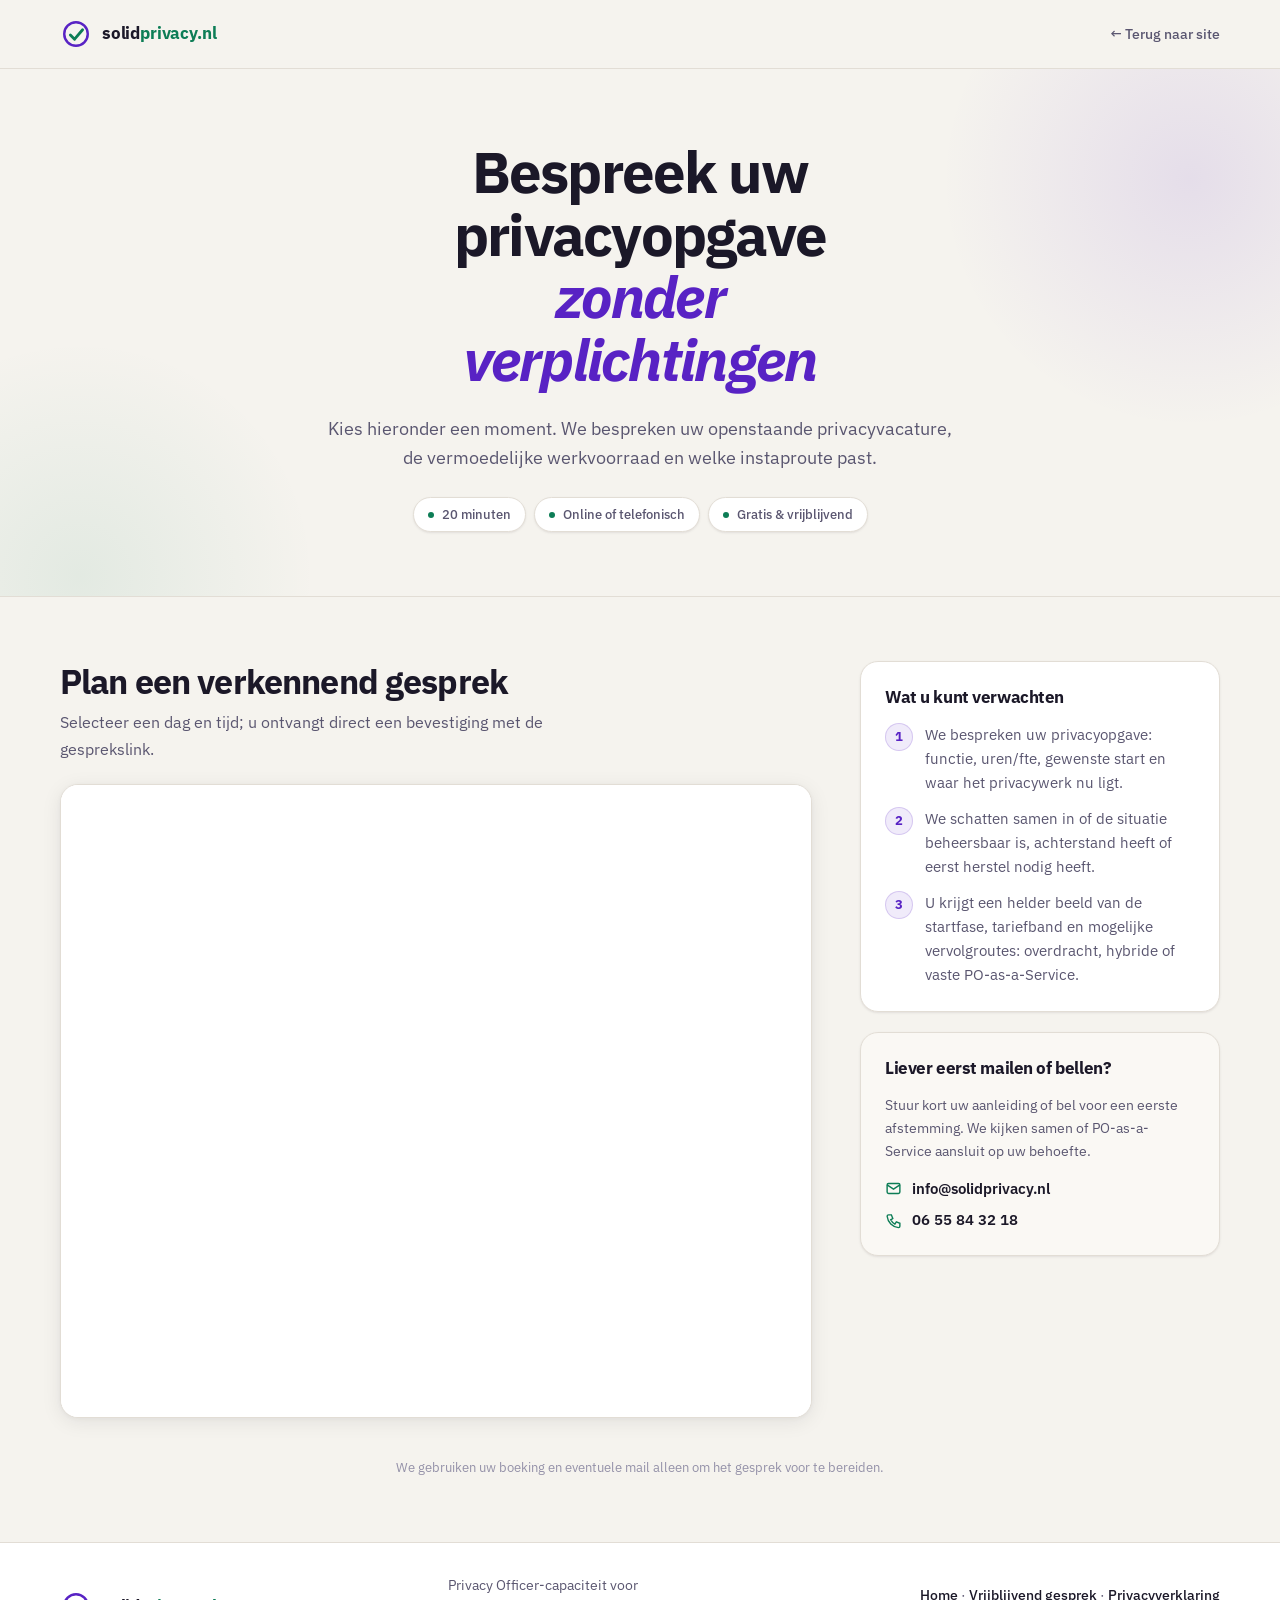
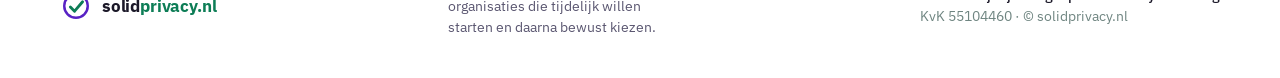
<file: website/site/solidprivacy-kennismaking.html>
<!DOCTYPE html>
<html lang="nl">
<head>
<meta charset="UTF-8">
<meta name="viewport" content="width=device-width, initial-scale=1.0">
<title>Plan een instapgesprek · SolidPrivacy</title>
<meta name="description" content="Plan een instapgesprek van 20 minuten over uw openstaande privacyvacature, werkvoorraad en passende Privacy Officer-instaproute.">
<link rel="canonical" href="https://solidprivacy.nl/solidprivacy-kennismaking.html">
<link rel="icon" href="favicon.svg" type="image/svg+xml">
<link rel="apple-touch-icon" href="apple-touch-icon.png">
<meta property="og:type" content="website">
<meta property="og:locale" content="nl_NL">
<meta property="og:site_name" content="SolidPrivacy">
<meta property="og:title" content="Plan een instapgesprek · SolidPrivacy">
<meta property="og:description" content="Plan een instapgesprek van 20 minuten over uw openstaande privacyvacature, werkvoorraad en passende Privacy Officer-instaproute.">
<meta property="og:url" content="https://solidprivacy.nl/solidprivacy-kennismaking.html">
<meta property="og:image" content="https://solidprivacy.nl/og-image.png">
<meta name="twitter:card" content="summary_large_image">
<link rel="preconnect" href="https://fonts.googleapis.com">
<link rel="preconnect" href="https://fonts.gstatic.com" crossorigin>
<link href="https://fonts.googleapis.com/css2?family=IBM+Plex+Sans:ital,wght@0,400;0,500;0,600;0,700;1,400&display=swap" rel="stylesheet">
<style>
:root{
  --bg:#f5f3ee;
  --paper:#f5f3ee;
  --surface:#ffffff;
  --surface-warm:#faf8f4;
  --ink:#1b1828;
  --text:#1b1828;
  --text-soft:#5a5670;
  --muted:#9491a8;
  --line:#e2ddd5;
  --border:#e2ddd5;
  --accent:#5822c4;
  --accent-d:#3e1490;
  --accent-dark:#3e1490;
  --accent-soft:rgba(88,34,196,.09);
  --teal:#0d7d56;
  --teal-deep:#0d7d56;
  --teal-soft:rgba(13,125,86,.10);
  --mint:#0d7d56;
  --green:#0d7d56;
  --green-soft:rgba(13,125,86,.10);
  --shadow-sm:0 1px 3px rgba(27,24,40,.06),0 1px 2px rgba(27,24,40,.04);
  --shadow:0 4px 20px rgba(27,24,40,.08),0 1px 4px rgba(27,24,40,.04);
  --r:12px;
  --r-lg:18px;
  --max:1160px;
}
*{box-sizing:border-box;margin:0;padding:0}
html{scroll-behavior:smooth}
body{
  margin:0;
  background:var(--bg);
  color:var(--text);
  font-family:"IBM Plex Sans","Helvetica Neue",Helvetica,Arial,sans-serif;
  line-height:1.5;
  font-size:16px;
  -webkit-font-smoothing:antialiased;
}
a{color:inherit;text-decoration:none}
p{margin:0}
h1,h2,h3,h4{
  margin:0;
  font-family:"IBM Plex Sans","Helvetica Neue",Helvetica,Arial,sans-serif;
  font-weight:700;
  line-height:1.18;
  letter-spacing:-.025em;
  color:var(--text);
}
.wrap{width:min(var(--max),calc(100% - 40px));max-width:var(--max);margin:0 auto;padding:0}

/* Header */
nav{
  position:sticky;top:0;z-index:60;
  background:rgba(245,243,238,.94);
  backdrop-filter:blur(14px) saturate(160%);
  border-bottom:1px solid var(--border);
}
nav .inner{
  width:min(var(--max),calc(100% - 40px));
  max-width:var(--max);
  min-height:68px;
  margin:0 auto;
  padding:0;
  display:flex;align-items:center;justify-content:space-between;gap:18px;
}
.brand{display:flex;align-items:center;gap:10px;color:var(--text);text-decoration:none;white-space:nowrap}
.brand svg{flex:0 0 auto;width:32px;height:32px}
.brand b{font-family:inherit;font-size:17px;font-weight:700;letter-spacing:-.01em;color:var(--text)}
.brand b span{color: #0d7d56;}
.nav-back{font-size:14px;font-weight:500;color:var(--text-soft);text-decoration:none}
.nav-back:hover{color:var(--accent)}

/* Hero */
.top{
  position:relative;overflow:hidden;
  background:var(--bg);
  color:var(--text);
  text-align:center;
  border-bottom:1px solid var(--border);
}
.top::after{content:"";position:absolute;right:-180px;top:-160px;width:540px;height:540px;border-radius:50%;background:radial-gradient(circle,rgba(88,34,196,.10),transparent 65%);pointer-events:none}
.top::before{content:"";position:absolute;left:-180px;bottom:-240px;width:520px;height:520px;border-radius:50%;background:radial-gradient(circle,rgba(13,125,86,.08),transparent 64%);pointer-events:none}
.top .wrap{position:relative;z-index:2;padding:72px 0 64px;max-width:920px}
.eyebrow{
  display:inline-flex;align-items:center;gap:8px;justify-content:center;
  margin-bottom:22px;
  background:var(--surface);border:1px solid var(--border);border-radius:100px;
  padding:6px 14px;
  color:var(--text-soft);
  font-size:13px;font-weight:500;letter-spacing:0;text-transform:none;
  box-shadow:var(--shadow-sm);
}
.eyebrow::before{content:"";width:7px;height:7px;border-radius:50%;background:var(--green);flex:0 0 auto}
.eyebrow::after{display:none}
.top h1{font-size:clamp(38px,5.2vw,58px);font-weight:700;letter-spacing:-.03em;line-height:1.08;max-width:14ch;margin:0 auto;color:var(--text)}
.top h1 em{font-style:italic;color:var(--accent)}
.top p{margin:22px auto 0;color:var(--text-soft);font-size:18px;line-height:1.65;max-width:58ch}
.top .meta{margin-top:24px;display:flex;gap:8px;justify-content:center;flex-wrap:wrap}
.top .meta span{
  display:inline-flex;align-items:center;gap:8px;
  padding:7px 14px;border-radius:100px;
  border:1px solid var(--border);background:var(--surface);
  font-size:13px;font-weight:500;color:var(--text-soft);
  box-shadow:var(--shadow-sm);
}
.top .meta span::before{content:"";width:6px;height:6px;border-radius:50%;background:var(--green);flex-shrink:0}

/* Layout */
.layout{display:grid;grid-template-columns:minmax(0,1fr) 360px;gap:48px;padding:64px 0 40px;align-items:start}
.book h2{font-size:clamp(24px,3vw,34px);font-weight:700;letter-spacing:-.025em;margin-bottom:8px;color:var(--text)}
.book .sub{color:var(--text-soft);font-size:16px;line-height:1.65;margin-bottom:22px;max-width:56ch}

/* Calendly embed */
.calendly-shell{
  position:relative;
  border:1px solid var(--border);
  border-radius:var(--r-lg);
  background:var(--surface);
  padding:0;
  overflow:hidden;
  box-shadow:var(--shadow);
}
.calendly-shell::before{display:none}
.calendly-inline-widget{
  min-width:320px;
  width:100%;
  height:760px;
  margin-bottom:-128px;
  overflow:hidden;
  background:var(--surface);
}
.calendly-inline-widget iframe{border:0!important;display:block!important;width:100%!important}

/* Sidebar cards */
.side{display:flex;flex-direction:column;gap:20px;position:sticky;top:92px;align-self:start}
.card{background:var(--surface);border:1px solid var(--border);border-radius:var(--r-lg);padding:24px;box-shadow:var(--shadow-sm)}
.card h3{font-size:17px;font-weight:700;line-height:1.35;margin-bottom:14px;color:var(--text)}
.expect{list-style:none;margin:0;padding:0;display:flex;flex-direction:column;gap:12px}
.expect li{display:flex;gap:12px;align-items:flex-start;margin:0;font-size:15px;line-height:1.6;color:var(--text-soft)}
.expect .n{flex:0 0 auto;width:28px;height:28px;border-radius:50%;background:var(--accent-soft);border:1px solid rgba(88,34,196,.18);color:var(--accent);font-weight:700;font-size:13px;display:flex;align-items:center;justify-content:center;margin-top:0}
.person{display:flex;gap:14px;align-items:center}
.person .avatar{flex:0 0 auto;width:58px;height:58px;border-radius:50%;background:var(--green-soft);border:1px solid rgba(13,125,86,.22);display:flex;align-items:center;justify-content:center;overflow:hidden}
.person .avatar img{width:100%;height:100%;object-fit:cover}
.person b{font-size:16px;display:block;color:var(--text)}
.person span{font-size:13px;color:var(--muted)}
.person .quote{font-style:italic;font-size:14.5px;color:var(--text-soft);line-height:1.6;margin-top:10px}
.escape{background:var(--surface-warm);border:1px solid var(--border)}
.escape h3{color:var(--text)}
.escape p{font-size:14px;color:var(--text-soft);line-height:1.65;margin-bottom:14px}
.escape .links{display:flex;flex-direction:column;gap:10px}
.escape a{font-weight:600;font-size:14.5px;display:flex;align-items:center;gap:10px;color:var(--text)}
.escape a:hover{color:var(--accent)}
.escape a svg{flex:0 0 auto;stroke:var(--green)}
.reassure{text-align:center;font-size:13px;color:var(--muted);line-height:1.5;padding:0 0 64px}

/* Footer */
footer{background:var(--surface);color:var(--text-soft);padding:32px 0 40px;font-size:14px;border-top:1px solid var(--border)}
footer .wrap{display:flex;flex-wrap:wrap;justify-content:space-between;align-items:center;gap:20px}
footer a{color:var(--text);font-weight:500}
footer a:hover{color:var(--accent)}
footer .brand b{color:var(--text)}
footer .brand b span{color: #0d7d56;}

@media(max-width:900px){
  .layout{grid-template-columns:1fr;gap:28px;padding-top:52px}
  .side{position:static}
}
@media(max-width:620px){
  .wrap,nav .inner{width:min(100% - 32px,var(--max))}
  .top .wrap{padding:54px 0 50px}
  .top h1{font-size:clamp(34px,10vw,46px)}
  .top p{font-size:17px}
  .calendly-inline-widget{height:760px;margin-bottom:-140px}
  footer .wrap{align-items:flex-start;flex-direction:column}
}
@media(max-width:390px){
  .brand b{font-size:15px}
  .brand svg{width:28px;height:28px}
  .nav-back{font-size:13px}
}
</style>
</head>
<body>

<nav>
  <div class="inner">
    <a href="index.html" class="brand" aria-label="SolidPrivacy home">
      <svg width="32" height="32" viewBox="0 0 34 34"><circle cx="17" cy="17" r="12.5" fill="none" stroke="#5822c4" stroke-width="2.6"/><path d="M11 18 L15.5 22.5 L24 12.5" fill="none" stroke="#0d7d56" stroke-width="3" stroke-linecap="round" stroke-linejoin="round"/></svg>
      <b>solid<span>privacy.nl</span></b>
    </a>
    <a href="index.html" class="nav-back">← Terug naar site</a>
  </div>
</nav>

<!-- TOP -->
<header class="top">
  <div class="wrap">
    <h1>Bespreek uw privacyopgave<br><em>zonder verplichtingen</em></h1>
    <p>Kies hieronder een moment. We bespreken uw openstaande privacyvacature, de vermoedelijke werkvoorraad en welke instaproute past.</p>
    <div class="meta">
      <span>20 minuten</span>
      <span>Online of telefonisch</span>
      <span>Gratis &amp; vrijblijvend</span>
    </div>
  </div>
</header>

<div class="wrap">
  <div class="layout">

    <!-- BOOKING -->
    <div class="book">
      <h2>Plan een verkennend gesprek</h2>
      <p class="sub">Selecteer een dag en tijd; u ontvangt direct een bevestiging met de gesprekslink.</p>

      <!-- Calendly inline widget begin -->
      <div class="calendly-shell">
        <div class="calendly-inline-widget" data-url="https://calendly.com/solidprivacy-nl/30min?hide_event_type_details=1&hide_gdpr_banner=1&background_color=FFFFFF&text_color=1B1828&primary_color=5822c4"></div>
      </div>
      <script type="text/javascript" src="https://assets.calendly.com/assets/external/widget.js" async></script>
      <!-- Calendly inline widget end -->

    </div>

    <!-- SIDEBAR -->
    <aside class="side">
      <div class="card">
        <h3>Wat u kunt verwachten</h3>
        <ul class="expect">
          <li><span class="n">1</span><div>We bespreken uw privacyopgave: functie, uren/fte, gewenste start en waar het privacywerk nu ligt.</div></li>
          <li><span class="n">2</span><div>We schatten samen in of de situatie beheersbaar is, achterstand heeft of eerst herstel nodig heeft.</div></li>
          <li><span class="n">3</span><div>U krijgt een helder beeld van de startfase, tariefband en mogelijke vervolgroutes: overdracht, hybride of vaste PO-as-a-Service.</div></li>
        </ul>
      </div>

      <div class="card escape">
        <h3>Liever eerst mailen of bellen?</h3>
        <p>Stuur kort uw aanleiding of bel voor een eerste afstemming. We kijken samen of PO-as-a-Service aansluit op uw behoefte.</p>
        <div class="links">
          <a href="mailto:info@solidprivacy.nl"><svg width="17" height="17" viewBox="0 0 24 24" fill="none" stroke="#0d7d56" stroke-width="2"><rect x="3" y="5" width="18" height="14" rx="2"/><path d="M3 7l9 6 9-6"/></svg> info@solidprivacy.nl</a>
          <a href="tel:+31655843218"><svg width="17" height="17" viewBox="0 0 24 24" fill="none" stroke="#0d7d56" stroke-width="2"><path d="M5 4h4l2 5-3 2a14 14 0 006 6l2-3 5 2v4a2 2 0 01-2 2A18 18 0 013 6a2 2 0 012-2z"/></svg> 06 55 84 32 18</a>
        </div>
      </div>
    </aside>

  </div>

  <p class="reassure">We gebruiken uw boeking en eventuele mail alleen om het gesprek voor te bereiden.</p>
</div>

<footer>
  <div class="wrap">
    <div class="brand">
      <svg width="28" height="28" viewBox="0 0 34 34"><circle cx="17" cy="17" r="12.5" fill="none" stroke="#5822c4" stroke-width="2.6"/><path d="M11 18 L15.5 22.5 L24 12.5" fill="none" stroke="#0d7d56" stroke-width="3" stroke-linecap="round" stroke-linejoin="round"/></svg>
      <b>solid<span>privacy.nl</span></b>
    </div>
    <div style="max-width:30ch">Privacy Officer-capaciteit voor organisaties die tijdelijk willen starten en daarna bewust kiezen.</div>
    <div>
      <a href="index.html">Home</a> · <a href="solidprivacy-kennismaking.html">Vrijblijvend gesprek</a> · <a href="solidprivacy-privacyverklaring.html">Privacyverklaring</a><br>
      <span style="color:#6f8581">KvK 55104460 · © solidprivacy.nl</span>
    </div>
  </div>
</footer>

</body>
</html>
</file>
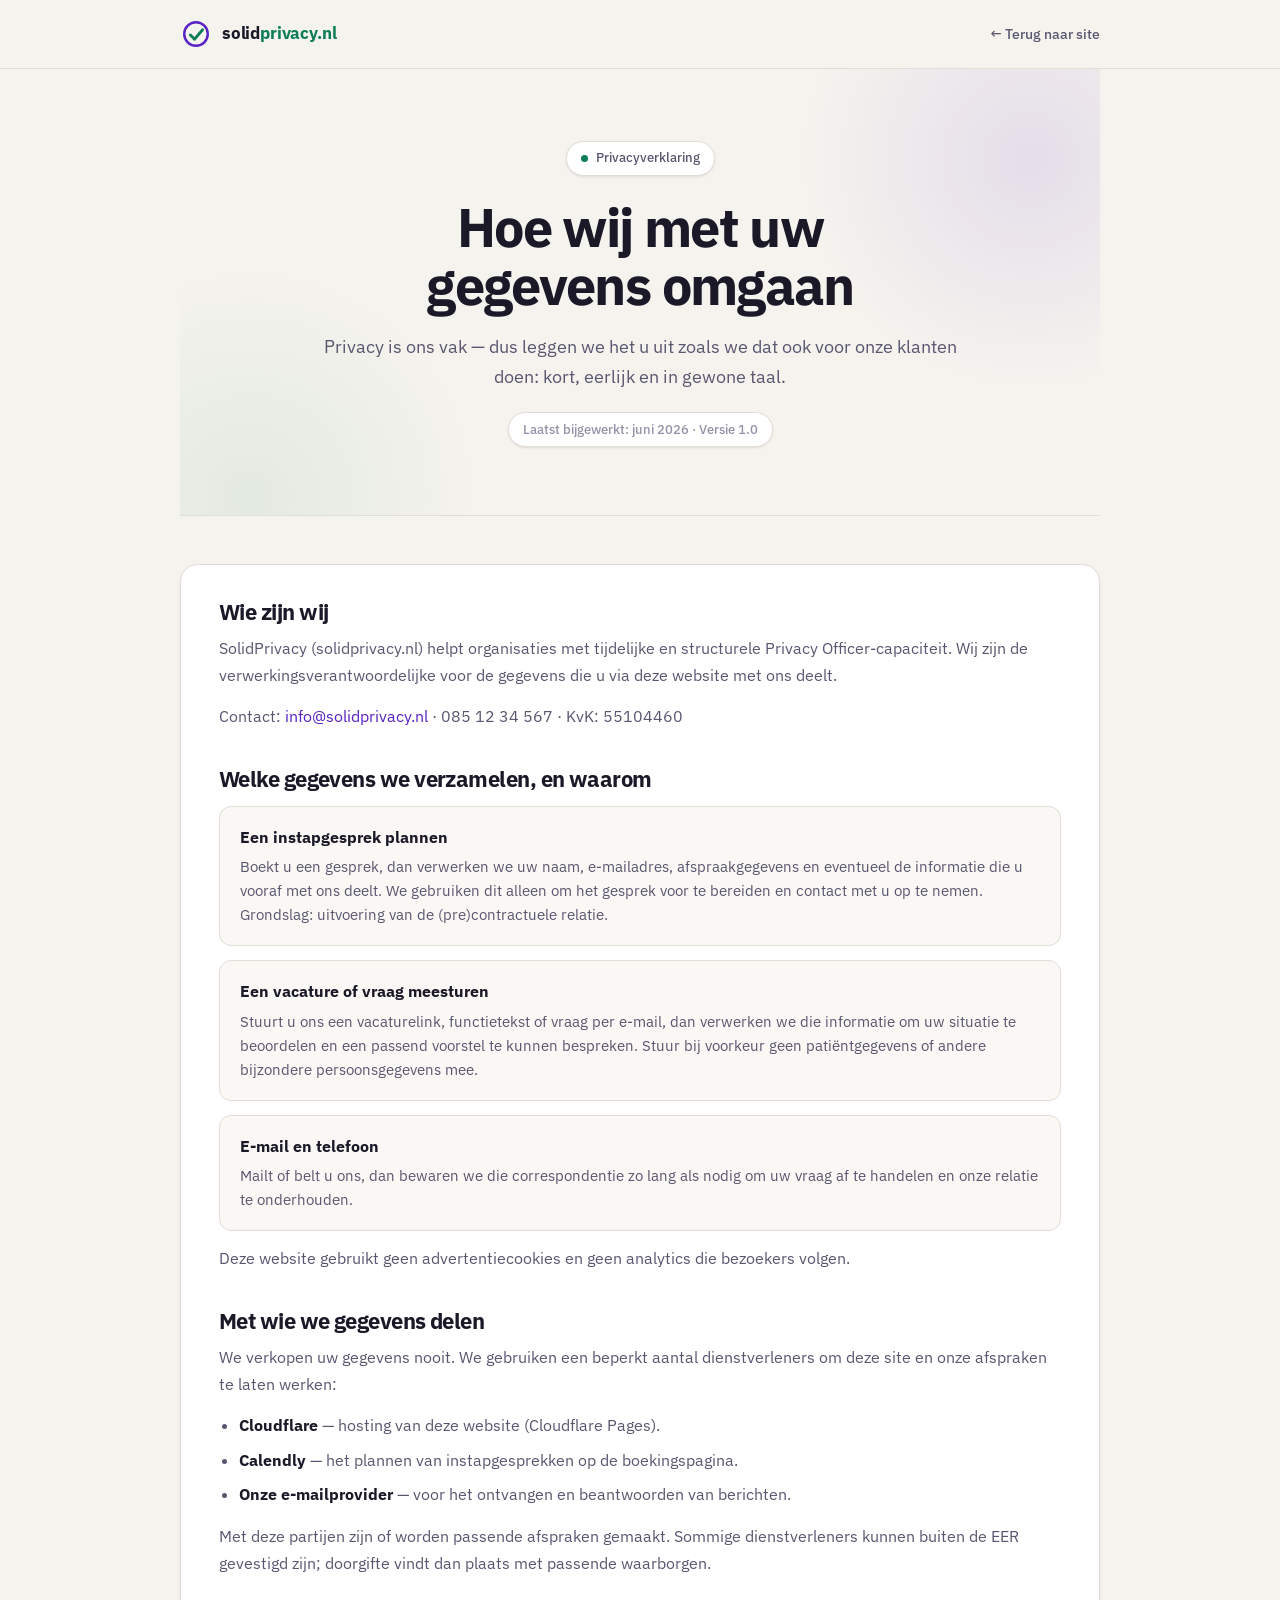
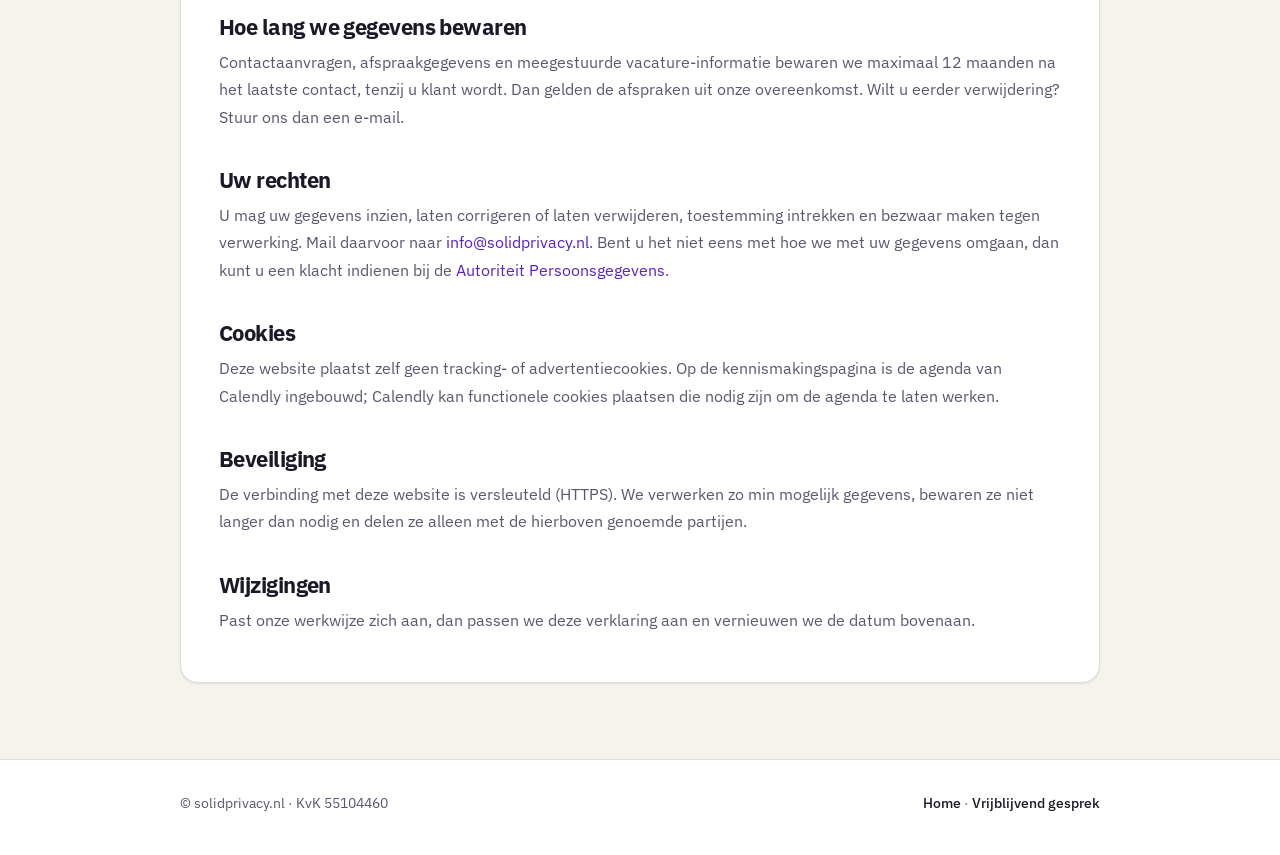
<file: website/site/solidprivacy-privacyverklaring.html>
<!DOCTYPE html>
<html lang="nl">
<head>
<meta charset="UTF-8">
<meta name="viewport" content="width=device-width, initial-scale=1.0">
<title>Privacyverklaring · SolidPrivacy</title>
<meta name="description" content="Hoe SolidPrivacy omgaat met uw gegevens: wat we verzamelen, waarom, hoe lang we het bewaren en welke rechten u heeft.">
<link rel="canonical" href="https://solidprivacy.nl/solidprivacy-privacyverklaring.html">
<link rel="icon" href="favicon.svg" type="image/svg+xml">
<link rel="apple-touch-icon" href="apple-touch-icon.png">
<meta property="og:type" content="website">
<meta property="og:locale" content="nl_NL">
<meta property="og:site_name" content="SolidPrivacy">
<meta property="og:title" content="Privacyverklaring · SolidPrivacy">
<meta property="og:description" content="Hoe SolidPrivacy omgaat met uw gegevens.">
<meta property="og:url" content="https://solidprivacy.nl/solidprivacy-privacyverklaring.html">
<meta property="og:image" content="https://solidprivacy.nl/og-image.png">
<meta name="twitter:card" content="summary_large_image">
<link rel="preconnect" href="https://fonts.googleapis.com">
<link rel="preconnect" href="https://fonts.gstatic.com" crossorigin>
<link href="https://fonts.googleapis.com/css2?family=IBM+Plex+Sans:ital,wght@0,400;0,500;0,600;0,700;1,400&display=swap" rel="stylesheet">
<style>
:root{
  --bg:#f5f3ee;
  --paper:#f5f3ee;
  --surface:#ffffff;
  --surface-warm:#faf8f4;
  --ink:#1b1828;
  --text:#1b1828;
  --text-soft:#5a5670;
  --muted:#9491a8;
  --line:#e2ddd5;
  --border:#e2ddd5;
  --accent:#5822c4;
  --accent-d:#3e1490;
  --accent-dark:#3e1490;
  --accent-soft:rgba(88,34,196,.09);
  --teal:#0d7d56;
  --teal-deep:#0d7d56;
  --teal-soft:rgba(13,125,86,.10);
  --green:#0d7d56;
  --green-soft:rgba(13,125,86,.10);
  --shadow-sm:0 1px 3px rgba(27,24,40,.06),0 1px 2px rgba(27,24,40,.04);
  --shadow:0 4px 20px rgba(27,24,40,.08),0 1px 4px rgba(27,24,40,.04);
  --r:12px;
  --r-lg:18px;
  --max:920px;
}
*{box-sizing:border-box;margin:0;padding:0}
html{scroll-behavior:smooth}
body{
  margin:0;
  background:var(--bg);
  color:var(--text);
  font-family:"IBM Plex Sans","Helvetica Neue",Helvetica,Arial,sans-serif;
  line-height:1.6;
  font-size:16px;
  -webkit-font-smoothing:antialiased;
}
a{color:var(--accent);text-decoration:none}
a:hover{text-decoration:underline}
p{margin:0 0 14px;color:var(--text-soft);line-height:1.7}
ul{margin:0 0 16px 20px;color:var(--text-soft)}
li{margin-bottom:8px;line-height:1.65;color:var(--text-soft)}
strong{color:var(--text);font-weight:700}
h1,h2{
  margin:0;
  font-family:"IBM Plex Sans","Helvetica Neue",Helvetica,Arial,sans-serif;
  font-weight:700;
  letter-spacing:-.025em;
  line-height:1.16;
  color:var(--text);
}
.wrap{width:min(var(--max),calc(100% - 40px));max-width:var(--max);margin:0 auto;padding:0}

/* Header */
nav{position:sticky;top:0;z-index:60;background:rgba(245,243,238,.94);backdrop-filter:blur(14px) saturate(160%);border-bottom:1px solid var(--border)}
nav .inner{width:min(var(--max),calc(100% - 40px));max-width:var(--max);min-height:68px;margin:0 auto;padding:0;display:flex;align-items:center;justify-content:space-between;gap:18px}
.brand{display:flex;align-items:center;gap:10px;text-decoration:none;color:inherit;white-space:nowrap}
.brand:hover{text-decoration:none}
.brand svg{flex:0 0 auto;width:32px;height:32px}
.brand b{font-family:inherit;font-size:17px;font-weight:700;letter-spacing:-.01em;color:var(--text)}
.brand b span{color: #0d7d56;}
.nav-back{font-size:14px;font-weight:500;color:var(--text-soft);text-decoration:none}
.nav-back:hover{color:var(--accent);text-decoration:none}

/* Top */
header.top{position:relative;overflow:hidden;padding:72px 0 54px;text-align:center;border-bottom:1px solid var(--border);background:var(--bg)}
header.top::after{content:"";position:absolute;right:-180px;top:-160px;width:500px;height:500px;border-radius:50%;background:radial-gradient(circle,rgba(88,34,196,.10),transparent 65%);pointer-events:none}
header.top::before{content:"";position:absolute;left:-180px;bottom:-230px;width:500px;height:500px;border-radius:50%;background:radial-gradient(circle,rgba(13,125,86,.08),transparent 64%);pointer-events:none}
header.top > *{position:relative;z-index:2}
.eyebrow{display:inline-flex;align-items:center;gap:8px;justify-content:center;margin-bottom:22px;background:var(--surface);border:1px solid var(--border);border-radius:100px;padding:6px 14px;color:var(--text-soft);font-size:13px;font-weight:500;letter-spacing:0;text-transform:none;box-shadow:var(--shadow-sm)}
.eyebrow::before{content:"";width:7px;height:7px;border-radius:50%;background:var(--green);flex:0 0 auto}
h1{font-size:clamp(38px,5vw,54px);font-weight:700;letter-spacing:-.03em;line-height:1.08;max-width:15ch;margin:0 auto 18px;color:var(--text)}
.lead{color:var(--text-soft);font-size:18px;line-height:1.65;max-width:58ch;margin:0 auto}
.updated{display:inline-flex;align-items:center;justify-content:center;margin-top:20px;background:var(--surface);border:1px solid var(--border);color:var(--muted);font-size:13px;font-weight:500;line-height:1.5;padding:7px 14px;border-radius:100px;box-shadow:var(--shadow-sm)}

/* Content */
main{padding:48px 0 76px}
main{background:var(--surface);border:1px solid var(--border);border-radius:var(--r-lg);box-shadow:var(--shadow-sm);padding:34px 38px;margin:48px 0 76px}
h2{font-size:22px;font-weight:700;color:var(--text);margin:36px 0 10px}
h2:first-child{margin-top:0}
.card{background:var(--surface-warm);border:1px solid var(--border);border-radius:var(--r);padding:18px 20px;margin:14px 0;box-shadow:none}
.card b{display:block;margin-bottom:5px;color:var(--text);font-weight:700}
.card p{margin-bottom:0;font-size:14.5px;color:var(--text-soft);line-height:1.65}

/* Footer */
footer{background:var(--surface);color:var(--text-soft);padding:32px 0 40px;font-size:14px;border-top:1px solid var(--border)}
footer .wrap{display:flex;flex-wrap:wrap;justify-content:space-between;align-items:center;gap:16px}
footer a{color:var(--text);font-weight:500;text-decoration:none}
footer a:hover{color:var(--accent);text-decoration:none}

@media(max-width:620px){
  .wrap,nav .inner{width:min(100% - 32px,var(--max))}
  header.top{padding:54px 0 46px}
  h1{font-size:clamp(34px,10vw,46px)}
  main{padding:26px 22px;margin:36px 0 60px}
  footer .wrap{align-items:flex-start;flex-direction:column}
}
@media(max-width:390px){
  .brand b{font-size:15px}
  .brand svg{width:28px;height:28px}
  .nav-back{font-size:13px}
}
</style>
</head>
<body>

<nav>
  <div class="inner">
    <a href="index.html" class="brand" aria-label="SolidPrivacy home">
      <svg width="32" height="32" viewBox="0 0 34 34"><circle cx="17" cy="17" r="12.5" fill="none" stroke="#5822c4" stroke-width="2.6"/><path d="M11 18 L15.5 22.5 L24 12.5" fill="none" stroke="#0d7d56" stroke-width="3" stroke-linecap="round" stroke-linejoin="round"/></svg>
      <b>solid<span>privacy.nl</span></b>
    </a>
    <a href="index.html" class="nav-back">← Terug naar site</a>
  </div>
</nav>

<div class="wrap">
  <header class="top">
    <div class="eyebrow">Privacyverklaring</div>
    <h1>Hoe wij met uw gegevens omgaan</h1>
    <p class="lead">Privacy is ons vak — dus leggen we het u uit zoals we dat ook voor onze klanten doen: kort, eerlijk en in gewone taal.</p>
    <p class="updated">Laatst bijgewerkt: juni 2026 · Versie 1.0</p>
  </header>

  <main>
    <h2>Wie zijn wij</h2>
    <p>SolidPrivacy (solidprivacy.nl) helpt organisaties met tijdelijke en structurele Privacy Officer-capaciteit. Wij zijn de verwerkingsverantwoordelijke voor de gegevens die u via deze website met ons deelt.</p>
    <p>Contact: <a href="mailto:info@solidprivacy.nl">info@solidprivacy.nl</a> · 085 12 34 567 · KvK: 55104460</p>

    <h2>Welke gegevens we verzamelen, en waarom</h2>

    <div class="card">
      <b>Een instapgesprek plannen</b>
      <p>Boekt u een gesprek, dan verwerken we uw naam, e-mailadres, afspraakgegevens en eventueel de informatie die u vooraf met ons deelt. We gebruiken dit alleen om het gesprek voor te bereiden en contact met u op te nemen. Grondslag: uitvoering van de (pre)contractuele relatie.</p>
    </div>

    <div class="card">
      <b>Een vacature of vraag meesturen</b>
      <p>Stuurt u ons een vacaturelink, functietekst of vraag per e-mail, dan verwerken we die informatie om uw situatie te beoordelen en een passend voorstel te kunnen bespreken. Stuur bij voorkeur geen patiëntgegevens of andere bijzondere persoonsgegevens mee.</p>
    </div>

    <div class="card">
      <b>E-mail en telefoon</b>
      <p>Mailt of belt u ons, dan bewaren we die correspondentie zo lang als nodig om uw vraag af te handelen en onze relatie te onderhouden.</p>
    </div>

    <p>Deze website gebruikt geen advertentiecookies en geen analytics die bezoekers volgen.</p>

    <h2>Met wie we gegevens delen</h2>
    <p>We verkopen uw gegevens nooit. We gebruiken een beperkt aantal dienstverleners om deze site en onze afspraken te laten werken:</p>
    <ul>
      <li><strong>Cloudflare</strong> — hosting van deze website (Cloudflare Pages).</li>
      <li><strong>Calendly</strong> — het plannen van instapgesprekken op de boekingspagina.</li>
      <li><strong>Onze e-mailprovider</strong> — voor het ontvangen en beantwoorden van berichten.</li>
    </ul>
    <p>Met deze partijen zijn of worden passende afspraken gemaakt. Sommige dienstverleners kunnen buiten de EER gevestigd zijn; doorgifte vindt dan plaats met passende waarborgen.</p>

    <h2>Hoe lang we gegevens bewaren</h2>
    <p>Contactaanvragen, afspraakgegevens en meegestuurde vacature-informatie bewaren we maximaal 12 maanden na het laatste contact, tenzij u klant wordt. Dan gelden de afspraken uit onze overeenkomst. Wilt u eerder verwijdering? Stuur ons dan een e-mail.</p>

    <h2>Uw rechten</h2>
    <p>U mag uw gegevens inzien, laten corrigeren of laten verwijderen, toestemming intrekken en bezwaar maken tegen verwerking. Mail daarvoor naar <a href="mailto:info@solidprivacy.nl">info@solidprivacy.nl</a>. Bent u het niet eens met hoe we met uw gegevens omgaan, dan kunt u een klacht indienen bij de <a href="https://www.autoriteitpersoonsgegevens.nl" rel="noopener">Autoriteit Persoonsgegevens</a>.</p>

    <h2>Cookies</h2>
    <p>Deze website plaatst zelf geen tracking- of advertentiecookies. Op de kennismakingspagina is de agenda van Calendly ingebouwd; Calendly kan functionele cookies plaatsen die nodig zijn om de agenda te laten werken.</p>

    <h2>Beveiliging</h2>
    <p>De verbinding met deze website is versleuteld (HTTPS). We verwerken zo min mogelijk gegevens, bewaren ze niet langer dan nodig en delen ze alleen met de hierboven genoemde partijen.</p>

    <h2>Wijzigingen</h2>
    <p>Past onze werkwijze zich aan, dan passen we deze verklaring aan en vernieuwen we de datum bovenaan.</p>
  </main>
</div>

<footer>
  <div class="wrap">
    <div>© solidprivacy.nl · KvK 55104460</div>
    <div><a href="index.html">Home</a> · <a href="solidprivacy-kennismaking.html">Vrijblijvend gesprek</a></div>
  </div>
</footer>

</body>
</html>
</file>
